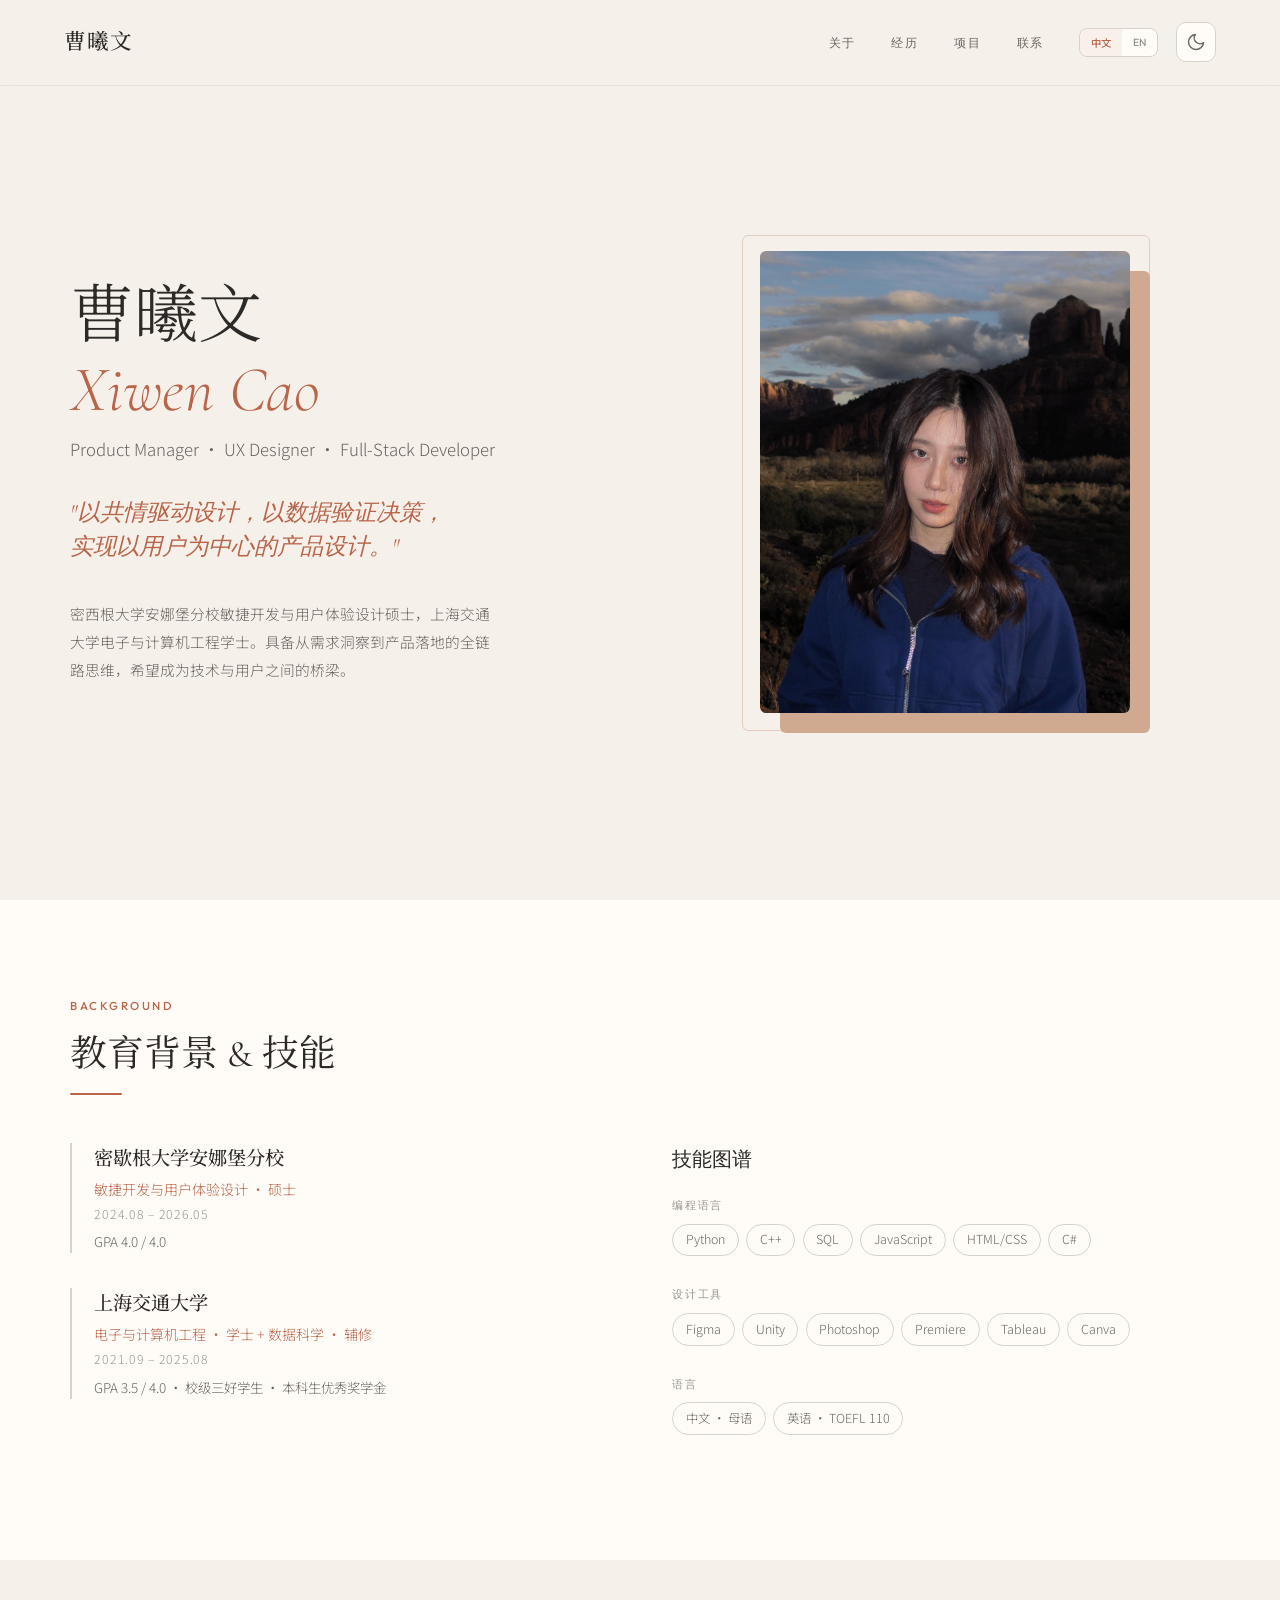
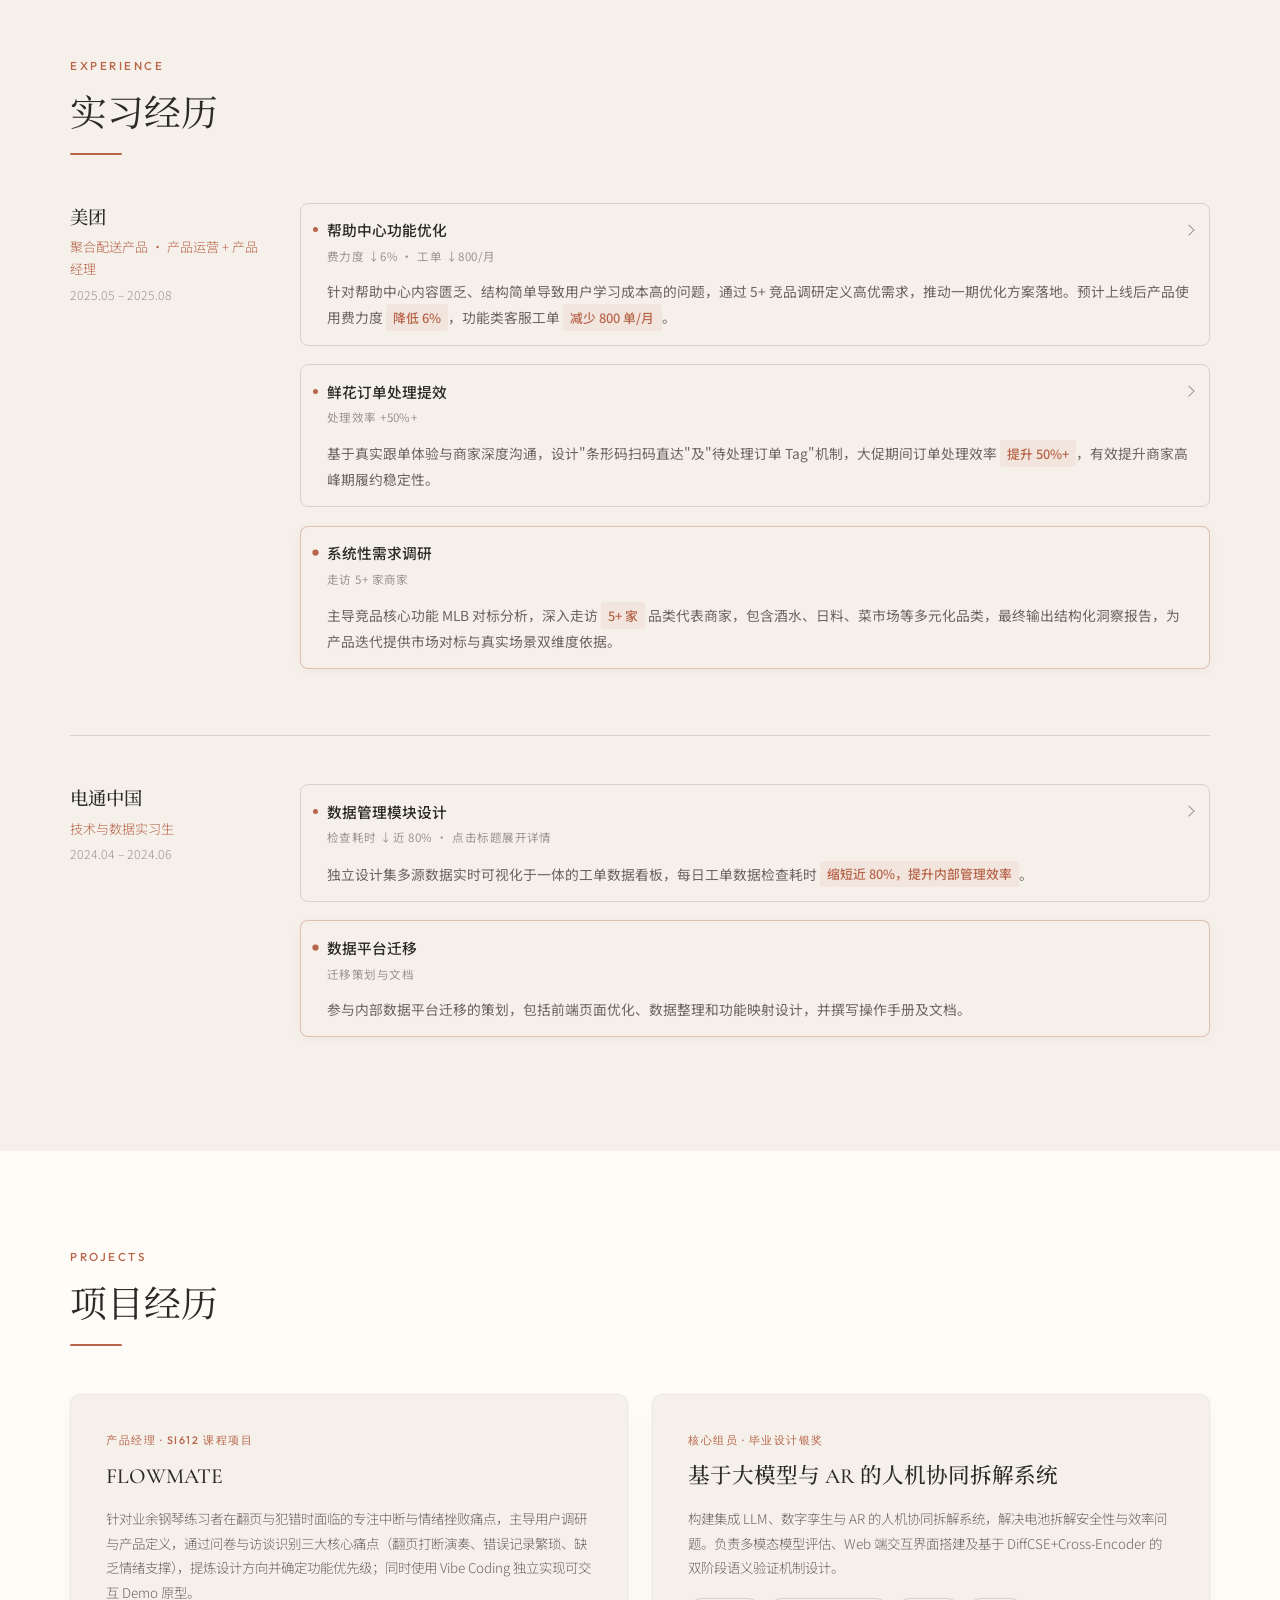
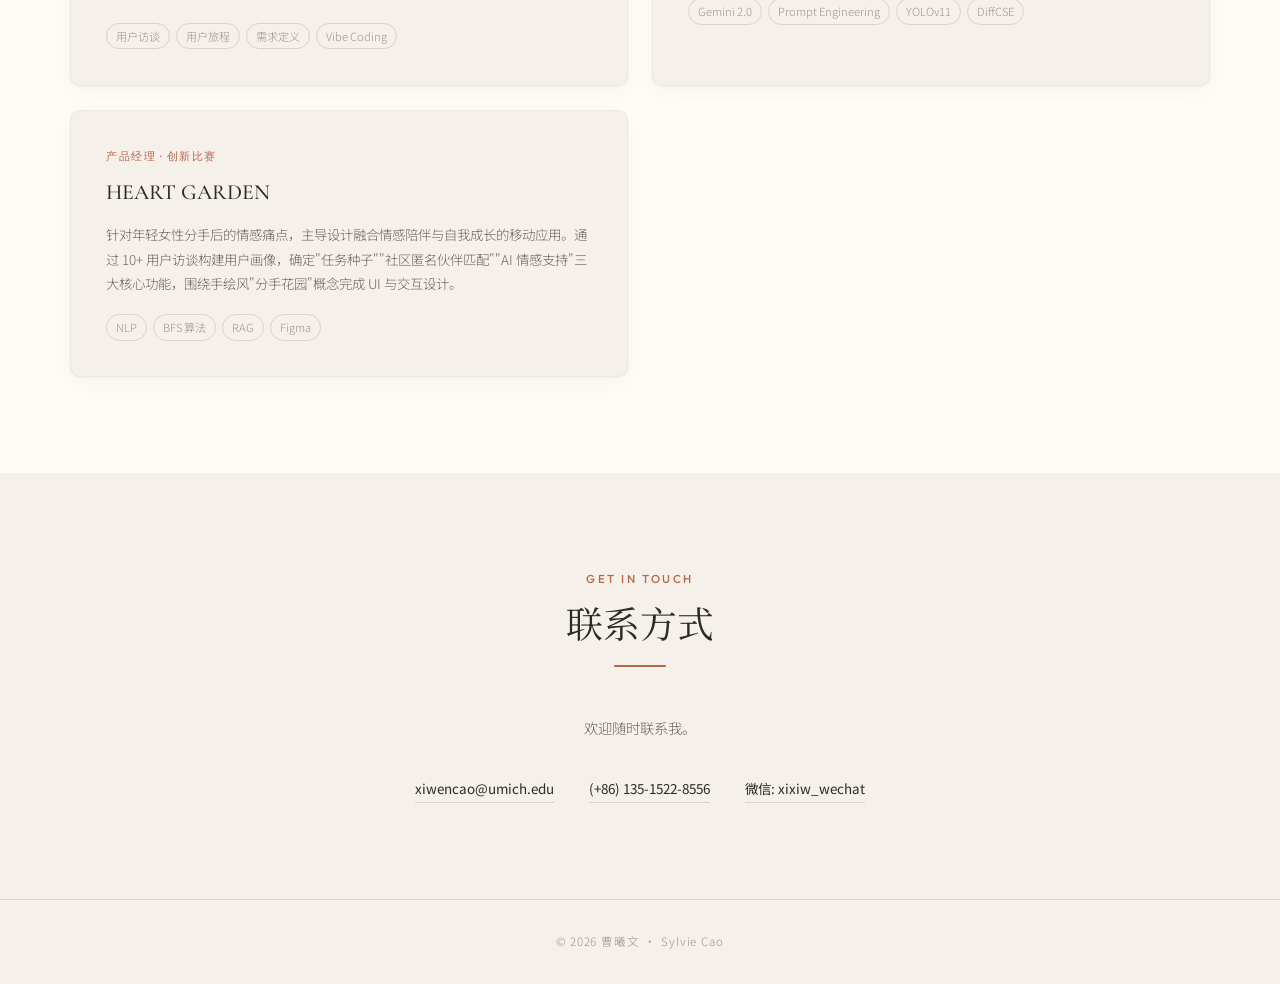
<file: index.html>
<!DOCTYPE html>
<html lang="zh-CN" data-theme="light" data-lang="zh">
<head>
<meta charset="UTF-8">
<meta name="viewport" content="width=device-width, initial-scale=1.0">
<title>曹曦文 | Product Manager</title>
<link href="https://fonts.googleapis.com/css2?family=Cormorant+Garamond:ital,wght@0,300;0,400;0,500;0,600;1,400&family=Outfit:wght@300;400;500;600&family=Noto+Serif+SC:wght@300;400;500;600&family=Noto+Sans+SC:wght@300;400;500&display=swap" rel="stylesheet">
<link rel="stylesheet" href="portfolio.css">
</head>
<body>

<nav>
  <div class="logo"><span class="lang-zh">曹曦文</span><span class="lang-en">Xiwen Cao</span></div>
  <div class="nav-right">
    <div class="nav-links">
      <a href="#about"><span class="lang-zh">关于</span><span class="lang-en">About</span></a>
      <a href="#experience"><span class="lang-zh">经历</span><span class="lang-en">Experience</span></a>
      <a href="#projects"><span class="lang-zh">项目</span><span class="lang-en">Projects</span></a>
      <a href="#contact"><span class="lang-zh">联系</span><span class="lang-en">Contact</span></a>
    </div>
    <div class="nav-controls">
      <div class="lang-switch" role="group" aria-label="Language">
        <button type="button" class="lang-btn active" data-set-lang="zh" id="langZh" aria-pressed="true">中文</button>
        <button type="button" class="lang-btn" data-set-lang="en" id="langEn" aria-pressed="false">EN</button>
      </div>
      <div class="toggle-wrap">
        <button type="button" class="theme-icon-btn" id="themeToggle" aria-label="切换为深色模式">
          <svg class="theme-svg theme-svg-moon" viewBox="0 0 24 24" aria-hidden="true" focusable="false"><path fill="none" stroke="currentColor" stroke-width="1.75" stroke-linecap="round" stroke-linejoin="round" d="M21 12.79A9 9 0 1 1 11.21 3 7 7 0 0 0 21 12.79z"/></svg>
          <svg class="theme-svg theme-svg-sun" viewBox="0 0 24 24" aria-hidden="true" focusable="false"><g fill="none" stroke="currentColor" stroke-width="1.75" stroke-linecap="round" stroke-linejoin="round"><circle cx="12" cy="12" r="4"/><path d="M12 2v2M12 20v2M4.93 4.93l1.41 1.41M17.66 17.66l1.41 1.41M2 12h2M20 12h2M6.34 17.66l-1.41 1.41M19.07 4.93l-1.41 1.41"/></g></svg>
        </button>
      </div>
    </div>
  </div>
</nav>

<section class="hero">
  <div class="hero-grid">
    <div class="hero-text fade-in">
      <h1>
        <span class="lang-zh">曹曦文<br><span class="accent">Xiwen Cao</span></span>
        <span class="lang-en">Xiwen Cao<br><span class="accent">曹曦文</span></span>
      </h1>
      <p class="subtitle">Product Manager · UX Designer · Full-Stack Developer</p>
      <p class="tagline lang-zh">"以共情驱动设计，以数据验证决策，<br>实现以用户为中心的产品设计。"</p> 
      <p class="tagline lang-en">"Empathy-driven design, data-driven decision-making, <br>and user-centered product design."</p>
      <p class="bio lang-zh">密西根大学安娜堡分校敏捷开发与用户体验设计硕士，上海交通大学电子与计算机工程学士。具备从需求洞察到产品落地的全链路思维，希望成为技术与用户之间的桥梁。</p>
      <p class="bio lang-en">M.S. in User-Centered Agile Development at the University of Michigan, Ann Arbor; B.S. in Electronic &amp; Computer Engineering from Shanghai Jiao Tong University. End-to-end product thinking from insight to launch, blending technical depth with user experience.</p>
    </div>
    <div class="hero-image fade-in d1">
      <img src="image/personal.jpeg" alt="曹曦文 Xiwen Cao">
    </div>
  </div>
</section>

<section class="alt-bg" id="about">
  <div class="section-inner fade-in">
    <p class="section-label">Background</p>
    <h2 class="section-title lang-zh">教育背景 &amp; 技能</h2>
    <h2 class="section-title lang-en">Education &amp; Skills</h2>
    <div class="divider"></div>
    <div class="about-grid">
      <div class="about-left">
        <div class="edu-item">
          <p class="school lang-zh">密歇根大学安娜堡分校</p>
          <p class="school lang-en">University of Michigan, Ann Arbor</p>
          <p class="degree lang-zh">敏捷开发与用户体验设计 · 硕士</p>
          <p class="degree lang-en">M.S. Agile Development &amp; UX Design</p>
          <p class="time">2024.08 – 2026.05</p>
          <p class="gpa">GPA 4.0 / 4.0</p>
        </div>
        <div class="edu-item">
          <p class="school lang-zh">上海交通大学</p>
          <p class="school lang-en">Shanghai Jiao Tong University</p>
          <p class="degree lang-zh">电子与计算机工程 · 学士 + 数据科学 · 辅修</p>
          <p class="degree lang-en">B.S. Electronic &amp; Computer Engineering · Minor in Data Science</p>
          <p class="time">2021.09 – 2025.08</p>
          <p class="gpa lang-zh">GPA 3.5 / 4.0 · 校级三好学生 · 本科生优秀奖学金</p>
          <p class="gpa lang-en">GPA 3.5 / 4.0 · Merit Student · Academic Scholarship</p>
        </div>
      </div>
      <div class="about-right">
        <h3 class="lang-zh">技能图谱</h3>
        <h3 class="lang-en">Skills</h3>
        <div class="skill-category">
          <p class="label lang-zh">编程语言</p>
          <p class="label lang-en">Languages</p>
          <div class="skill-tags"><span>Python</span><span>C++</span><span>SQL</span><span>JavaScript</span><span>HTML/CSS</span><span>C#</span></div>
        </div>
        <div class="skill-category">
          <p class="label lang-zh">设计工具</p>
          <p class="label lang-en">Design &amp; Tools</p>
          <div class="skill-tags"><span>Figma</span><span>Unity</span><span>Photoshop</span><span>Premiere</span><span>Tableau</span><span>Canva</span></div>
        </div>
        <div class="skill-category">
          <p class="label lang-zh">语言</p>
          <p class="label lang-en">Spoken</p>
          <div class="skill-tags lang-zh"><span>中文 · 母语</span><span>英语 · TOEFL 110</span></div>
          <div class="skill-tags lang-en"><span>Chinese · Native</span><span>English · TOEFL 110</span></div>
        </div>
      </div>
    </div>
  </div>
</section>

<section id="experience">
  <div class="section-inner fade-in">
    <p class="section-label">Experience</p>
    <h2 class="section-title lang-zh">实习经历</h2>
    <h2 class="section-title lang-en">Internships</h2>
    <div class="divider"></div>
    <div class="exp-item">
      <div class="exp-meta">
        <p class="company lang-zh">美团</p>
        <p class="company lang-en">Meituan</p>
        <p class="role lang-zh">聚合配送产品 · 产品运营 + 产品经理</p>
        <p class="role lang-en">Integrated Delivery · Product Ops &amp; Product Manager Intern</p>
        <p class="time">2025.05 – 2025.08</p>
      </div>
      <div class="exp-content lang-zh">
        <details class="exp-detail">
          <summary class="exp-summary">
            <span class="exp-summary-text">帮助中心功能优化</span>
            <span class="exp-summary-hint">费力度 ↓6% · 工单 ↓800/月</span>
            <p class="exp-summary-body">针对帮助中心内容匮乏、结构简单导致用户学习成本高的问题，通过 5+ 竞品调研定义高优需求，推动一期优化方案落地。预计上线后产品使用费力度 <span class="metric">降低 6%</span>，功能类客服工单 <span class="metric">减少 800 单/月</span>。</p>
          </summary>
          <div class="exp-panel">
            <div class="exp-panel-more exp-panel-helpcenter">
              <p class="exp-hc-lead">方案设计分为两个层次：前端侧重信息架构重组与反馈机制搭建；<strong>后端新增运营配置后台为本次方案的核心亮点</strong>，由本人在需求分析过程中主动识别问题并提出。</p>
              <p class="exp-hc-kicker">核心亮点 · 运营配置后台</p>
              <div class="exp-hc-compare" role="group" aria-label="内容更新链路对比">
                <div class="exp-hc-card">
                  <div class="exp-hc-label before">优化前 · 内容更新链路</div>
                  <ul class="exp-hc-list">
                    <li class="strike">运营发现问题</li>
                    <li class="strike">提交更新需求</li>
                    <li class="strike">前端实现（延迟较长）</li>
                    <li class="strike">内容上线</li>
                  </ul>
                  <p class="exp-hc-foot bad">✗ 每次更新依赖前端资源</p>
                </div>
                <div class="exp-hc-card">
                  <div class="exp-hc-label after">优化后 · 运营自助配置</div>
                  <ul class="exp-hc-list">
                    <li class="good">运营发现问题</li>
                    <li class="good">登录后台自助编辑内容</li>
                    <li class="good">内容即时上线</li>
                  </ul>
                  <p class="exp-hc-foot good">✓ 无需开发介入，随时更新</p>
                </div>
              </div>
              <div class="exp-hc-callout">
                <strong>方案推进过程：</strong>技术团队初期以研发资源受限为由拒绝纳入该功能。经进一步评估，提出两项论据推动决策——① 一期帮助文档数量约为现有的 2–3 倍，且预期随产品迭代持续增长；缺乏配置后台将导致每次内容变更均需占用开发资源，长期累计成本远高于一次性建设投入；② 调研发现平台现有「站内信发送后台」与所需功能高度重合，底层均依赖同一富文本编辑平台，存在显著的能力复用空间，可大幅压缩研发工作量。最终方案获得技术团队认可并纳入一期排期。
              </div>
              <p class="exp-hc-kicker">预期结果</p>
              <div class="exp-hc-metrics" role="group" aria-label="预期指标">
                <div class="exp-hc-metric">
                  <div class="exp-hc-metric-num">6%</div>
                  <div class="exp-hc-metric-label">整体费力度降低</div>
                  <div class="exp-hc-metric-hint">40%×14% 推导</div>
                </div>
                <div class="exp-hc-metric">
                  <div class="exp-hc-metric-num">800</div>
                  <div class="exp-hc-metric-label">功能类工单减少 / 月</div>
                </div>
    
              </div>
              <p class="exp-hc-note">ℹ 以上均为上线前预测值。费力度降幅基于调研数据量化推导，工单减少量基于历史功能类工单分析估算，待功能上线后持续追踪实际数据。</p>
            </div>
          </div>
        </details>
        <details class="exp-detail">
          <summary class="exp-summary">
            <span class="exp-summary-text">鲜花订单处理提效</span>
            <span class="exp-summary-hint">处理效率 +50%+</span>
            <p class="exp-summary-body">基于真实跟单体验与商家深度沟通，设计"条形码扫码直达"及"待处理订单 Tag"机制，大促期间订单处理效率 <span class="metric">提升 50%+</span>，有效提升商家高峰期履约稳定性。</p>
          </summary>
          <div class="exp-panel">
            <div class="exp-panel-more">
              <p>由于鲜花品类要求，商家需要进行实拍返图（入口在订单详情页面），原有订单处理流程链路较长。因此设计了条形码扫码直达功能，大大提高了订单处理效率。</p>
              <div class="order-flow-embed" role="img" aria-label="鲜花订单处理：优化前手动搜索与优化后扫码直达流程对比">
              <div class="flow-wrap">
              
                <!-- BEFORE -->
                <div class="flow-label before">优化前 · 手动搜索流程</div>
                <div class="steps-row">
              
                  <!-- Step 1: order list -->
                  <div class="step">
                    <div class="of-step-col">
                      <div class="phone">
                        <div class="phone-notch"></div>
                        <div class="phone-bar"><div class="phone-bar-icon"></div><div class="phone-bar-text"></div></div>
                        <div class="phone-list-item"><div class="phone-list-name"></div><div class="phone-list-meta"></div></div>
                        <div class="phone-list-item"><div class="phone-list-name"></div><div class="phone-list-meta"></div></div>
                        <div class="phone-list-item"><div class="phone-list-name"></div><div class="phone-list-meta"></div></div>
                        <div class="phone-list-item"><div class="phone-list-name"></div><div class="phone-list-meta"></div></div>
                      </div>
                      <div class="step-num">① 打开订单列表</div>
                    </div>
                  </div>
              
                  <div class="arrow-step">→</div>
              
                  <!-- Step 2: search input -->
                  <div class="step">
                    <div class="of-step-col">
                      <div class="phone">
                        <div class="phone-notch"></div>
                        <div class="search-active">
                          <span class="search-icon">⌕</span>
                          <span class="type-text">189</span>
                          <div class="search-cursor"></div>
                        </div>
                        <div class="phone-list-item dim"><div class="phone-list-name"></div><div class="phone-list-meta"></div></div>
                        <div class="phone-list-item dim"><div class="phone-list-name"></div><div class="phone-list-meta"></div></div>
                        <div class="phone-list-item dim"><div class="phone-list-name"></div><div class="phone-list-meta"></div></div>
                      </div>
                      <div class="step-num">② 手动输入订单号/手机号等</div>
                    </div>
                  </div>
              
                  <div class="arrow-step">→</div>
              
                  <!-- Step 3: search result -->
                  <div class="step">
                    <div class="of-step-col">
                      <div class="phone">
                        <div class="phone-notch"></div>
                        <div class="phone-bar of-search-bar"><div class="search-icon">⌕</div><div class="phone-bar-text"></div></div>
                        <div class="flow-result-count">搜索结果 (3条)</div>
                        <div class="phone-list-item"><div class="phone-list-name"></div><div class="phone-list-meta"></div></div>
                        <div class="phone-list-item highlight"><div class="phone-list-name highlight"></div><div class="phone-list-meta"></div></div>
                        <div class="phone-list-item"><div class="phone-list-name"></div><div class="phone-list-meta"></div></div>
                      </div>
                      <div class="step-num">③ 找到相应订单</div>
                    </div>
                  </div>
              
                  <div class="arrow-step">→</div>
              
                  <!-- Step 4: detail -->
                  <div class="step">
                    <div class="of-step-col">
                      <div class="phone">
                        <div class="phone-notch"></div>
                        <div class="phone-detail-header">
                          <div class="phone-detail-title"></div>
                          <div class="phone-detail-sub"></div>
                        </div>
                        <div class="phone-detail-row"><div class="phone-detail-label"></div><div class="phone-detail-val"></div></div>
                        <div class="phone-detail-row"><div class="phone-detail-label"></div><div class="phone-detail-val"></div></div>
                        <div class="phone-detail-row"><div class="phone-detail-label"></div><div class="phone-detail-val narrow"></div></div>
                        <div class="phone-btn"></div>
                      </div>
                      <div class="step-num">④ 进入订单详情</div>
                    </div>
                  </div>
              
                </div>
              
                <div class="time-badge">
                  <span class="time-val old">~45秒</span>
                  <span class="time-arrow">·</span>
                  <span class="time-caption">平均查找时长</span>
                </div>
              
                <div class="of-v-spacer"></div>
              
                <!-- AFTER -->
                <div class="flow-label after">优化后 · 条形码扫码直达</div>
                <div class="steps-row">
              
                  <!-- Step 1: scan -->
                  <div class="step">
                    <div class="of-step-col">
                      <div class="phone">
                        <div class="phone-notch"></div>
                        <div class="phone-bar of-scan-header"><div class="phone-bar-text short"></div><div class="of-scan-label">扫一扫</div></div>
                        <div class="scan-frame">
                          <div class="scan-box">
                            <div class="scan-line"></div>
                            <div class="scan-corner tl"></div>
                            <div class="scan-corner tr"></div>
                            <div class="scan-corner bl"></div>
                            <div class="scan-corner br"></div>
                            <div class="barcode-lines abs">
                              <span style="width:2px"></span><span style="width:1px"></span><span style="width:3px"></span>
                              <span style="width:1px"></span><span style="width:2px"></span><span style="width:1px"></span>
                              <span style="width:3px"></span><span style="width:1px"></span><span style="width:2px"></span>
                              <span style="width:1px"></span><span style="width:3px"></span><span style="width:2px"></span>
                              <span style="width:1px"></span>
                            </div>
                          </div>
                        </div>
                        <div class="scan-hint">对准订单条形码</div>
                      </div>
                      <div class="step-num">① 扫描订单条形码</div>
                    </div>
                  </div>
              
                  <div class="arrow-step prominent">→</div>
              
                  <!-- Step 2: direct detail -->
                  <div class="step">
                    <div class="of-step-col">
                      <div class="phone of-highlight">
                        <div class="phone-notch"></div>
                        <div class="phone-detail-header of-accent-head">
                          <div class="phone-detail-title"></div>
                          <div class="phone-detail-sub"></div>
                        </div>
                        <div class="phone-detail-row"><div class="phone-detail-label"></div><div class="phone-detail-val"></div></div>
                        <div class="phone-detail-row"><div class="phone-detail-label"></div><div class="phone-detail-val"></div></div>
                        <div class="phone-detail-row"><div class="phone-detail-label"></div><div class="phone-detail-val narrow"></div></div>
                        <div class="phone-btn of-accent-btn"></div>
                      </div>
                      <div class="step-num">② 直达订单详情页</div>
                    </div>
                  </div>
              
                </div>
              
                <div class="time-badge">
                  <span class="time-val new">~10秒</span>
                  <span class="time-arrow">·</span>
                  <span class="time-caption muted">平均查找时长</span>
                </div>
              
                <div class="result-bar">
                  <div class="result-num">50%+</div>
                  <div class="result-desc">订单处理效率提升<br>消除手动输入</div>
                </div>
              </div>
              </div>
              <p>同时，增加“待处理”Tag，展示骑手已到店订单，帮助商家快速定位订单，减缓大促期间门店骑手拥堵压力。</p>
            </div>
          </div>
        </details>
        <div class="exp-detail exp-detail-static">
          <div class="exp-summary exp-summary-static">
            <span class="exp-summary-heading-static">系统性需求调研</span>
            <span class="exp-summary-hint">走访 5+ 家商家</span>
            <p class="exp-summary-body">主导竞品核心功能 MLB 对标分析，深入走访 <span class="metric">5+ 家</span> 品类代表商家，包含酒水、日料、菜市场等多元化品类，最终输出结构化洞察报告，为产品迭代提供市场对标与真实场景双维度依据。</p>
          </div>
        </div>
      </div>
      <div class="exp-content lang-en">
        <details class="exp-detail">
          <summary class="exp-summary">
            <span class="exp-summary-text">Help center optimization</span>
            <span class="exp-summary-hint">−6% effort · ~800 tickets/mo · tap heading for details</span>
            <p class="exp-summary-body">Addressed thin content and flat IA that raised learning cost by prioritizing needs from 5+ competitor reviews and shipping a first-phase redesign. Expected: <span class="metric">−6%</span> perceived effort and <span class="metric">~800 fewer</span> functional support tickets per month.</p>
          </summary>
          <div class="exp-panel">
            <div class="exp-panel-more exp-panel-helpcenter">
              <p class="exp-hc-lead">The plan had two layers: customer-facing <strong>IA refresh and coverage</strong>; <strong>a new ops CMS was the main innovation</strong>—I flagged the publish bottleneck in discovery and proposed it.</p>
              <p class="exp-hc-kicker">Highlight · Ops admin</p>
              <div class="exp-hc-compare" role="group" aria-label="Publish path before and after">
                <div class="exp-hc-card">
                  <div class="exp-hc-label before">Before · Content pipeline</div>
                  <ul class="exp-hc-list">
                    <li class="strike">Ops finds a gap</li>
                    <li class="strike">File eng request → wait for slot</li>
                    <li class="strike">Build (weeks of delay)</li>
                    <li class="strike">Ship content</li>
                  </ul>
                  <p class="exp-hc-foot bad">✗ Every update needed engineering</p>
                </div>
                <div class="exp-hc-card">
                  <div class="exp-hc-label after">After · Self-serve config</div>
                  <ul class="exp-hc-list">
                    <li class="good">Ops finds a gap</li>
                    <li class="good">Edit in admin</li>
                    <li class="good">Publish immediately</li>
                  </ul>
                  <p class="exp-hc-foot good">✓ No eng for routine updates</p>
                </div>
              </div>
              <div class="exp-hc-callout">
                <strong>How we got it shipped:</strong> Engineering first declined for capacity. Two arguments shifted the decision: (1) phase-one docs were ~2–3× current volume and would keep growing—without a CMS, repeated eng work would cost more than building once; (2) an existing in-app message admin shared the same rich-text stack, so reuse could cut scope. The CMS was then approved for phase one.
              </div>
              <p class="exp-hc-kicker">Expected impact</p>
              <div class="exp-hc-metrics" role="group" aria-label="Expected metrics">
                <div class="exp-hc-metric">
                  <div class="exp-hc-metric-num">6%</div>
                  <div class="exp-hc-metric-label">Lower perceived effort</div>
                  <div class="exp-hc-metric-hint">Derived 40%×14%</div>
                </div>
                <div class="exp-hc-metric">
                  <div class="exp-hc-metric-num">800</div>
                  <div class="exp-hc-metric-label">Fewer feature tickets / mo.</div>
                </div>
                <div class="exp-hc-metric">
                  <div class="exp-hc-metric-num">0</div>
                  <div class="exp-hc-metric-label">Eng cycles for copy updates</div>
                </div>
              </div>
              <p class="exp-hc-note">ℹ Pre-launch estimates only. Effort math and ticket deltas were aligned with biz and data; we will track actuals after launch.</p>
            </div>
          </div>
        </details>
        <details class="exp-detail">
          <summary class="exp-summary">
            <span class="exp-summary-text">Flower order handling efficiency</span>
            <span class="exp-summary-hint">+50%+ efficiency · tap heading for details</span>
            <p class="exp-summary-body">From ride-alongs and merchant interviews, designed barcode deep-links and a “pending order” tag flow, raising handling efficiency by <span class="metric">50%+</span> and stabilizing peak-time fulfillment.</p>
          </summary>
          <div class="exp-panel">
            <div class="exp-panel-more">
              <p>Traced merchant steps from accept to dispatch, identified scanning and status recognition as bottlenecks, and documented low-fi flows plus edge cases for engineering sizing. Ran walkthroughs with pilot merchants and refined tag rules and default filters before rollout.</p>
              <div class="order-flow-embed" role="img" aria-label="Flower orders: manual search vs barcode flow">
              <div class="flow-wrap">
              
                <!-- BEFORE -->
                <div class="flow-label before">Before · Manual search</div>
                <div class="steps-row">
              
                  <!-- Step 1: order list -->
                  <div class="step">
                    <div class="of-step-col">
                      <div class="phone">
                        <div class="phone-notch"></div>
                        <div class="phone-bar"><div class="phone-bar-icon"></div><div class="phone-bar-text"></div></div>
                        <div class="phone-list-item"><div class="phone-list-name"></div><div class="phone-list-meta"></div></div>
                        <div class="phone-list-item"><div class="phone-list-name"></div><div class="phone-list-meta"></div></div>
                        <div class="phone-list-item"><div class="phone-list-name"></div><div class="phone-list-meta"></div></div>
                        <div class="phone-list-item"><div class="phone-list-name"></div><div class="phone-list-meta"></div></div>
                      </div>
                      <div class="step-num">① Open order list</div>
                    </div>
                  </div>
              
                  <div class="arrow-step">→</div>
              
                  <!-- Step 2: search input -->
                  <div class="step">
                    <div class="of-step-col">
                      <div class="phone">
                        <div class="phone-notch"></div>
                        <div class="search-active">
                          <span class="search-icon">⌕</span>
                          <span class="type-text">138****</span>
                          <div class="search-cursor"></div>
                        </div>
                        <div class="phone-list-item dim"><div class="phone-list-name"></div><div class="phone-list-meta"></div></div>
                        <div class="phone-list-item dim"><div class="phone-list-name"></div><div class="phone-list-meta"></div></div>
                        <div class="phone-list-item dim"><div class="phone-list-name"></div><div class="phone-list-meta"></div></div>
                      </div>
                      <div class="step-num">② Enter phone number</div>
                    </div>
                  </div>
              
                  <div class="arrow-step">→</div>
              
                  <!-- Step 3: search result -->
                  <div class="step">
                    <div class="of-step-col">
                      <div class="phone">
                        <div class="phone-notch"></div>
                        <div class="phone-bar of-search-bar"><div class="search-icon">⌕</div><div class="phone-bar-text"></div></div>
                        <div class="flow-result-count">Results (3)</div>
                        <div class="phone-list-item"><div class="phone-list-name"></div><div class="phone-list-meta"></div></div>
                        <div class="phone-list-item highlight"><div class="phone-list-name highlight"></div><div class="phone-list-meta"></div></div>
                        <div class="phone-list-item"><div class="phone-list-name"></div><div class="phone-list-meta"></div></div>
                      </div>
                      <div class="step-num">③ Match results</div>
                    </div>
                  </div>
              
                  <div class="arrow-step">→</div>
              
                  <!-- Step 4: detail -->
                  <div class="step">
                    <div class="of-step-col">
                      <div class="phone">
                        <div class="phone-notch"></div>
                        <div class="phone-detail-header">
                          <div class="phone-detail-title"></div>
                          <div class="phone-detail-sub"></div>
                        </div>
                        <div class="phone-detail-row"><div class="phone-detail-label"></div><div class="phone-detail-val"></div></div>
                        <div class="phone-detail-row"><div class="phone-detail-label"></div><div class="phone-detail-val"></div></div>
                        <div class="phone-detail-row"><div class="phone-detail-label"></div><div class="phone-detail-val narrow"></div></div>
                        <div class="phone-btn"></div>
                      </div>
                      <div class="step-num">④ Order detail</div>
                    </div>
                  </div>
              
                </div>
              
                <div class="time-badge">
                  <span class="time-val old">~45s</span>
                  <span class="time-arrow">·</span>
                  <span class="time-caption">Avg. lookup time</span>
                </div>
              
                <div class="of-v-spacer"></div>
              
                <!-- AFTER -->
                <div class="flow-label after">After · Barcode scan</div>
                <div class="steps-row">
              
                  <!-- Step 1: scan -->
                  <div class="step">
                    <div class="of-step-col">
                      <div class="phone">
                        <div class="phone-notch"></div>
                        <div class="phone-bar of-scan-header"><div class="phone-bar-text short"></div><div class="of-scan-label">Scan</div></div>
                        <div class="scan-frame">
                          <div class="scan-box">
                            <div class="scan-line"></div>
                            <div class="scan-corner tl"></div>
                            <div class="scan-corner tr"></div>
                            <div class="scan-corner bl"></div>
                            <div class="scan-corner br"></div>
                            <div class="barcode-lines abs">
                              <span style="width:2px"></span><span style="width:1px"></span><span style="width:3px"></span>
                              <span style="width:1px"></span><span style="width:2px"></span><span style="width:1px"></span>
                              <span style="width:3px"></span><span style="width:1px"></span><span style="width:2px"></span>
                              <span style="width:1px"></span><span style="width:3px"></span><span style="width:2px"></span>
                              <span style="width:1px"></span>
                            </div>
                          </div>
                        </div>
                        <div class="scan-hint">Align waybill barcode</div>
                      </div>
                      <div class="step-num">① Scan waybill barcode</div>
                    </div>
                  </div>
              
                  <div class="arrow-step prominent">→</div>
              
                  <!-- Step 2: direct detail -->
                  <div class="step">
                    <div class="of-step-col">
                      <div class="phone of-highlight">
                        <div class="phone-notch"></div>
                        <div class="phone-detail-header of-accent-head">
                          <div class="phone-detail-title"></div>
                          <div class="phone-detail-sub"></div>
                        </div>
                        <div class="phone-detail-row"><div class="phone-detail-label"></div><div class="phone-detail-val"></div></div>
                        <div class="phone-detail-row"><div class="phone-detail-label"></div><div class="phone-detail-val"></div></div>
                        <div class="phone-detail-row"><div class="phone-detail-label"></div><div class="phone-detail-val narrow"></div></div>
                        <div class="phone-btn of-accent-btn"></div>
                      </div>
                      <div class="step-num">② Order detail</div>
                    </div>
                  </div>
              
                </div>
              
                <div class="time-badge">
                  <span class="time-val new">~18s</span>
                  <span class="time-arrow">·</span>
                  <span class="time-caption muted">Avg. lookup time</span>
                </div>
              
                <div class="result-bar">
                  <div class="result-num">50%+</div>
                  <div class="result-desc">Higher handling efficiency<br>4 steps → 2, no manual typing</div>
                </div>
              
              </div>
              </div>
            </div>
          </div>
        </details>
        <div class="exp-detail exp-detail-static">
          <div class="exp-summary exp-summary-static">
            <span class="exp-summary-heading-static">Structured discovery</span>
            <span class="exp-summary-hint">6 merchant visits</span>
            <p class="exp-summary-body">Led MLB-style benchmarking of competitor core flows and field visits to <span class="metric">6</span> representative merchants, delivering a structured insights report for roadmap and real-world context.</p>
          </div>
        </div>
      </div>
    </div>
    <div class="exp-item">
      <div class="exp-meta">
        <p class="company lang-zh">电通中国</p>
        <p class="company lang-en">Dentsu China</p>
        <p class="role lang-zh">技术与数据实习生</p>
        <p class="role lang-en">Technology &amp; Data Intern</p>
        <p class="time">2024.04 – 2024.06</p>
      </div>
      <div class="exp-content lang-zh">
        <details class="exp-detail">
          <summary class="exp-summary">
            <span class="exp-summary-text">数据管理模块设计</span>
            <span class="exp-summary-hint">检查耗时 ↓近 80% · 点击标题展开详情</span>
            <p class="exp-summary-body">独立设计集多源数据实时可视化于一体的工单数据看板，每日工单数据检查耗时 <span class="metric">缩短近 80%，提升内部管理效率</span>。</p>
          </summary>
          <div class="exp-panel">
            <div class="exp-panel-more">
              <p>使用SQL查询并提取重要指标，基于公司内部数据分析平台进行数据可视化。与使用者迭代看板布局，确保关键指标固定在首屏，减少切换成本。</p>
            </div>
          </div>
        </details>
        <div class="exp-detail exp-detail-static">
          <div class="exp-summary exp-summary-static">
            <span class="exp-summary-heading-static">数据平台迁移</span>
            <span class="exp-summary-hint">迁移策划与文档</span>
            <p class="exp-summary-body">参与内部数据平台迁移的策划，包括前端页面优化、数据整理和功能映射设计，并撰写操作手册及文档。</p>
          </div>
        </div>
      </div>
      <div class="exp-content lang-en">
        <details class="exp-detail">
          <summary class="exp-summary">
            <span class="exp-summary-text">Data management module</span>
            <span class="exp-summary-hint">~80% faster checks · tap heading for details</span>
            <p class="exp-summary-body">Designed a multi-source, near real-time dashboard for ~100 staff, cutting daily data-check time by <span class="metric">~80%</span>.</p>
          </summary>
          <div class="exp-panel">
            <div class="exp-panel-more">
              <p>Cataloged sources and refresh cadence per line of business, aligned metric definitions and alert thresholds, and layered access controls. Iterated layouts with users so daily-critical KPIs stay above the fold.</p>
            </div>
          </div>
        </details>
        <div class="exp-detail exp-detail-static">
          <div class="exp-summary exp-summary-static">
            <span class="exp-summary-heading-static">Platform migration</span>
            <span class="exp-summary-hint">Planning &amp; docs</span>
            <p class="exp-summary-body">Contributed to an internal analytics migration: UI refresh, data cleanup, feature mapping, and user documentation.</p>
          </div>
        </div>
      </div>
    </div>
  </div>
</section>

<section class="alt-bg" id="projects">
  <div class="section-inner fade-in">
    <p class="section-label">Projects</p>
    <h2 class="section-title lang-zh">项目经历</h2>
    <h2 class="section-title lang-en">Projects</h2>
    <div class="divider"></div>
    <div class="project-cards">
      <a href="https://si612-finals-team6.my.canva.site/" class="project-card project-card-link" target="_blank" rel="noopener noreferrer" aria-labelledby="flowmate-title">
        <p class="tag lang-zh">产品经理 · SI612 课程项目</p>  
        <p class="tag lang-en">Product Owner · SI612 course project</p>
        <h3 id="flowmate-title">FLOWMATE</h3>
        <p class="lang-zh">针对业余钢琴练习者在翻页与犯错时面临的专注中断与情绪挫败痛点，主导用户调研与产品定义，通过问卷与访谈识别三大核心痛点（翻页打断演奏、错误记录繁琐、缺乏情绪支撑），提炼设计方向并确定功能优先级；同时使用 Vibe Coding 独立实现可交互 Demo 原型。</p>
        <p class="lang-en">Identified three core pain points faced by amateur pianists — focus disruption from manual page turning, the burden of tracking mistakes, and lack of emotional support during struggle — through surveys and user interviews. Led product definition and feature prioritization based on research insights; independently built an interactive demo prototype using Vibe Coding.</p>
        <div class="tech-stack"><span class="lang-zh">用户访谈</span><span class="lang-en">User interviews</span><span class="lang-zh">用户旅程</span><span class="lang-en">Journey Map</span><span class="lang-zh">需求定义</span><span class="lang-en">Product Definition</span><span>Vibe Coding</span></div>
      </a>
      <a href="case-study-ev-disassembly.html" class="project-card project-card-link" aria-label="基于大模型与 AR 的人机协同拆解系统 · 查看案例详情 · LLM and AR collaborative disassembly case study">
        <p class="tag lang-zh">核心组员 · 毕业设计银奖</p>
        <p class="tag lang-en">Core member · Capstone silver award</p>
        <h3 class="lang-zh">基于大模型与 AR 的人机协同拆解系统</h3>
        <h3 class="lang-en">LLM &amp; AR human–machine collaborative disassembly</h3>
        <p class="lang-zh">构建集成 LLM、数字孪生与 AR 的人机协同拆解系统，解决电池拆解安全性与效率问题。负责多模态模型评估、Web 端交互界面搭建及基于 DiffCSE+Cross-Encoder 的双阶段语义验证机制设计。</p>
        <p class="lang-en">Built a collaborative disassembly system combining LLMs, digital twin, and AR for safer, faster battery teardown. Owned multimodal model evaluation, web UX, and a two-stage semantic verification pipeline (DiffCSE + cross-encoder).</p>
        <div class="tech-stack"><span>Gemini 2.0</span><span>Prompt Engineering</span><span>YOLOv11</span><span>DiffCSE</span></div>
      </a>
      <a href="heartgarden-casestudy.html" class="project-card project-card-link" aria-labelledby="heartgarden-title">
        <p class="tag lang-zh">产品经理 · 创新比赛</p>
        <p class="tag lang-en">Product Lead · Innovation competition</p>
        <h3 id="heartgarden-title">HEART GARDEN</h3>
        <p class="lang-zh">针对年轻女性分手后的情感痛点，主导设计融合情感陪伴与自我成长的移动应用。通过 10+ 用户访谈构建用户画像，确定"任务种子""社区匿名伙伴匹配""AI 情感支持"三大核心功能，围绕手绘风"分手花园"概念完成 UI 与交互设计。</p>
        <p class="lang-en">Led a mobile app blending emotional support and self-growth for young women after breakups. From 10+ interviews, defined three pillars — “task seeds,” anonymous peer matching, and AI emotional support — and shipped hand-drawn “breakup garden” UI/UX.</p>
        <div class="tech-stack"><span>NLP</span><span class="lang-zh">BFS 算法</span><span class="lang-en">BFS</span><span>RAG</span><span>Figma</span></div>
      </a>
    </div>
  </div>
</section>

<section class="contact" id="contact">
  <div class="section-inner fade-in">
    <p class="section-label">Get in Touch</p>
    <h2 class="section-title lang-zh">联系方式</h2>
    <h2 class="section-title lang-en">Contact</h2>
    <div class="divider" style="margin-left:auto;margin-right:auto;"></div>
    <p class="contact-line lang-zh">欢迎随时联系我。</p>
    <p class="contact-line lang-en">Feel free to reach out anytime.</p>
    <div class="contact-links">
      <a href="mailto:xiwencao@umich.edu">xiwencao@umich.edu</a>
      <a href="tel:+8613515228556">(+86) 135-1522-8556</a>
      <a class="lang-zh">微信: xixiw_wechat</a>
      <a class="lang-en">WeChat: xixiw_wechat</a>
    </div>
  </div>
</section>

<footer><span class="lang-zh">© 2026 曹曦文 · Sylvie Cao
</span><span class="lang-en">© 2026 Xiwen Cao · Sylvie Cao</span></footer>

<script>
  const html = document.documentElement;
  const toggle = document.getElementById('themeToggle');
  const langZh = document.getElementById('langZh');
  const langEn = document.getElementById('langEn');

  function currentLang() {
    return html.getAttribute('data-lang') || 'zh';
  }

  function syncThemeAria() {
    const theme = html.getAttribute('data-theme');
    const lang = currentLang();
    const aria = lang === 'zh'
      ? (theme === 'dark' ? '切换为浅色模式' : '切换为深色模式')
      : (theme === 'dark' ? 'Switch to light mode' : 'Switch to dark mode');
    toggle.setAttribute('aria-label', aria);
  }

  function setLang(lang) {
    html.setAttribute('data-lang', lang);
    html.setAttribute('lang', lang === 'en' ? 'en' : 'zh-CN');
    document.title = lang === 'en' ? 'Xiwen Cao | Product Manager' : '曹曦文 | Product Manager';
    langZh.classList.toggle('active', lang === 'zh');
    langEn.classList.toggle('active', lang === 'en');
    langZh.setAttribute('aria-pressed', lang === 'zh' ? 'true' : 'false');
    langEn.setAttribute('aria-pressed', lang === 'en' ? 'true' : 'false');
    localStorage.setItem('lang', lang);
    syncThemeAria();
  }

  const savedTheme = localStorage.getItem('theme');
  if (savedTheme) {
    html.setAttribute('data-theme', savedTheme);
  }
  const savedLang = localStorage.getItem('lang');
  if (savedLang === 'en' || savedLang === 'zh') {
    setLang(savedLang);
  } else {
    syncThemeAria();
  }

  toggle.addEventListener('click', () => {
    const cur = html.getAttribute('data-theme');
    const next = cur === 'light' ? 'dark' : 'light';
    html.setAttribute('data-theme', next);
    localStorage.setItem('theme', next);
    syncThemeAria();
  });

  langZh.addEventListener('click', () => setLang('zh'));
  langEn.addEventListener('click', () => setLang('en'));

  const observer = new IntersectionObserver((entries) => {
    entries.forEach(e => { if (e.isIntersecting) e.target.classList.add('visible'); });
  }, { threshold: 0.08 });
  document.querySelectorAll('.fade-in').forEach(el => observer.observe(el));
  window.addEventListener('scroll', () => {
    document.querySelector('nav').classList.toggle('scrolled', window.scrollY > 50);
  });
</script>
</body>
</html>
</file>
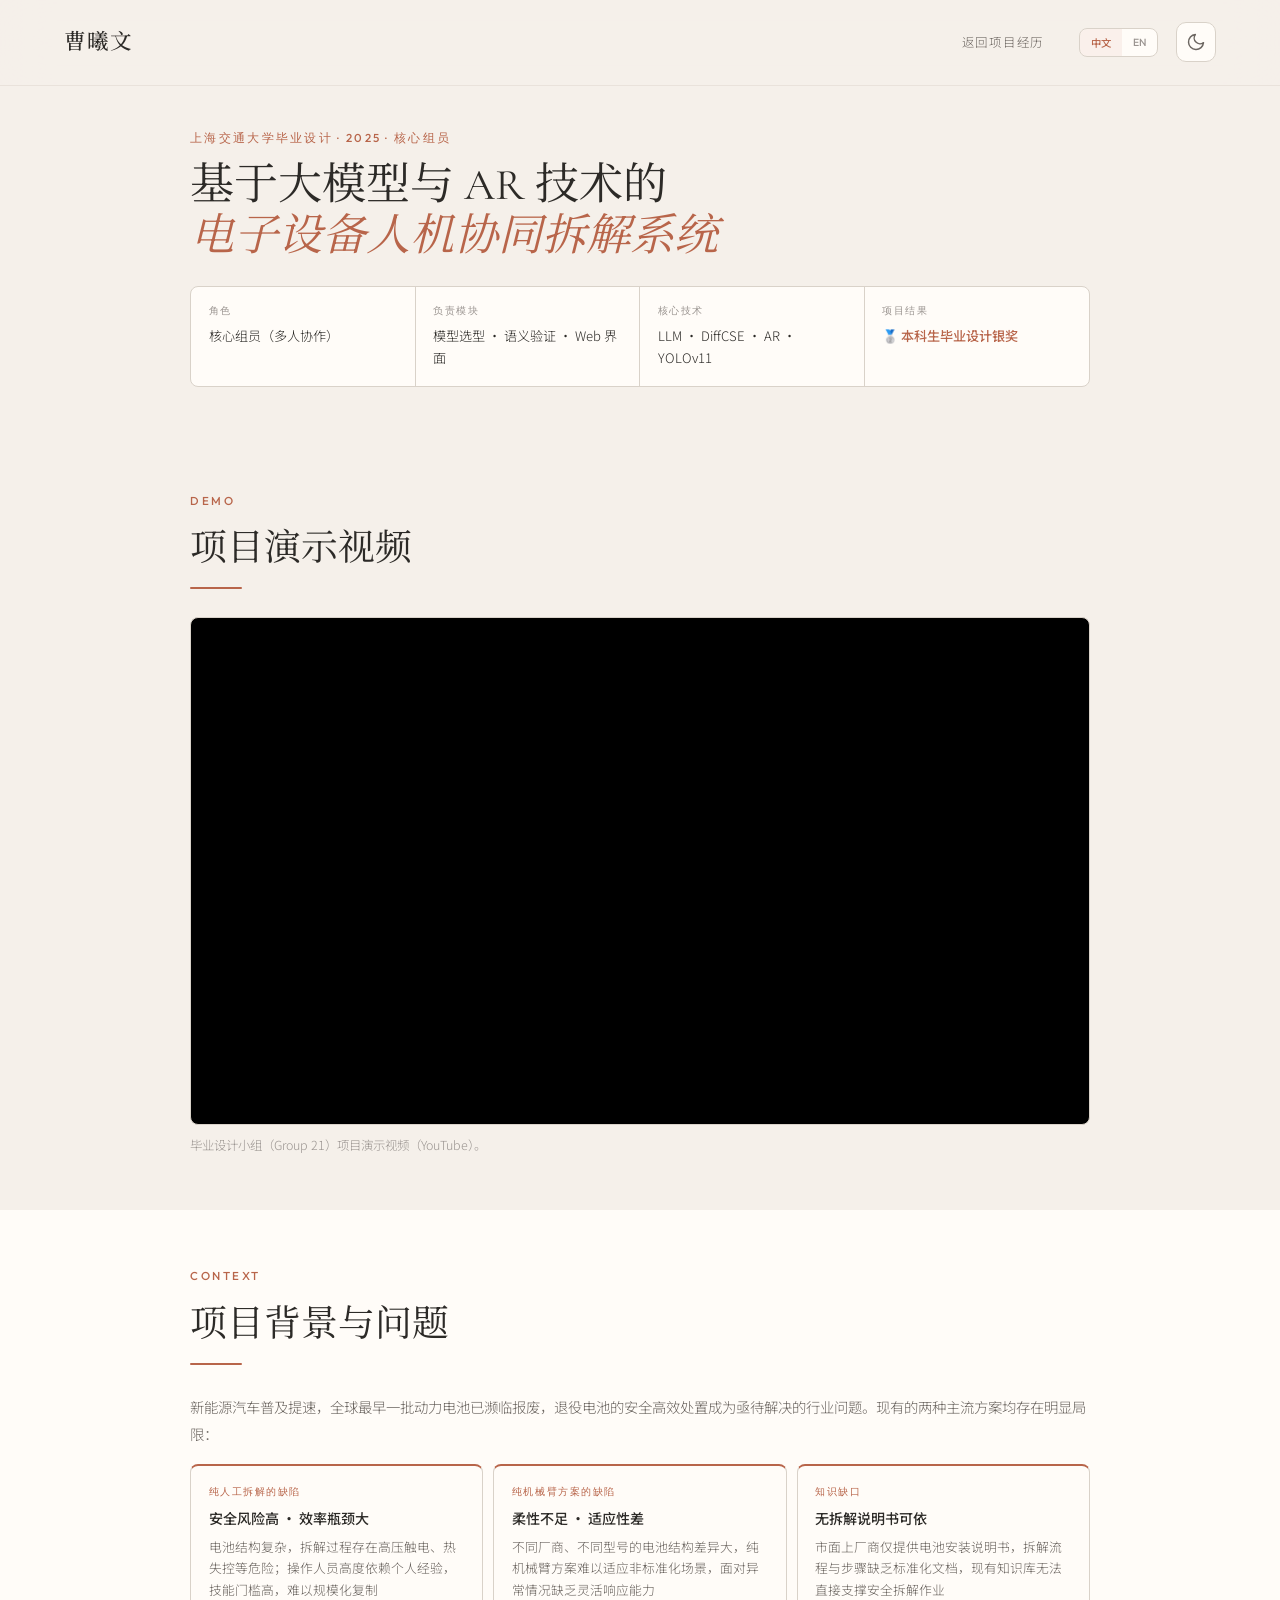
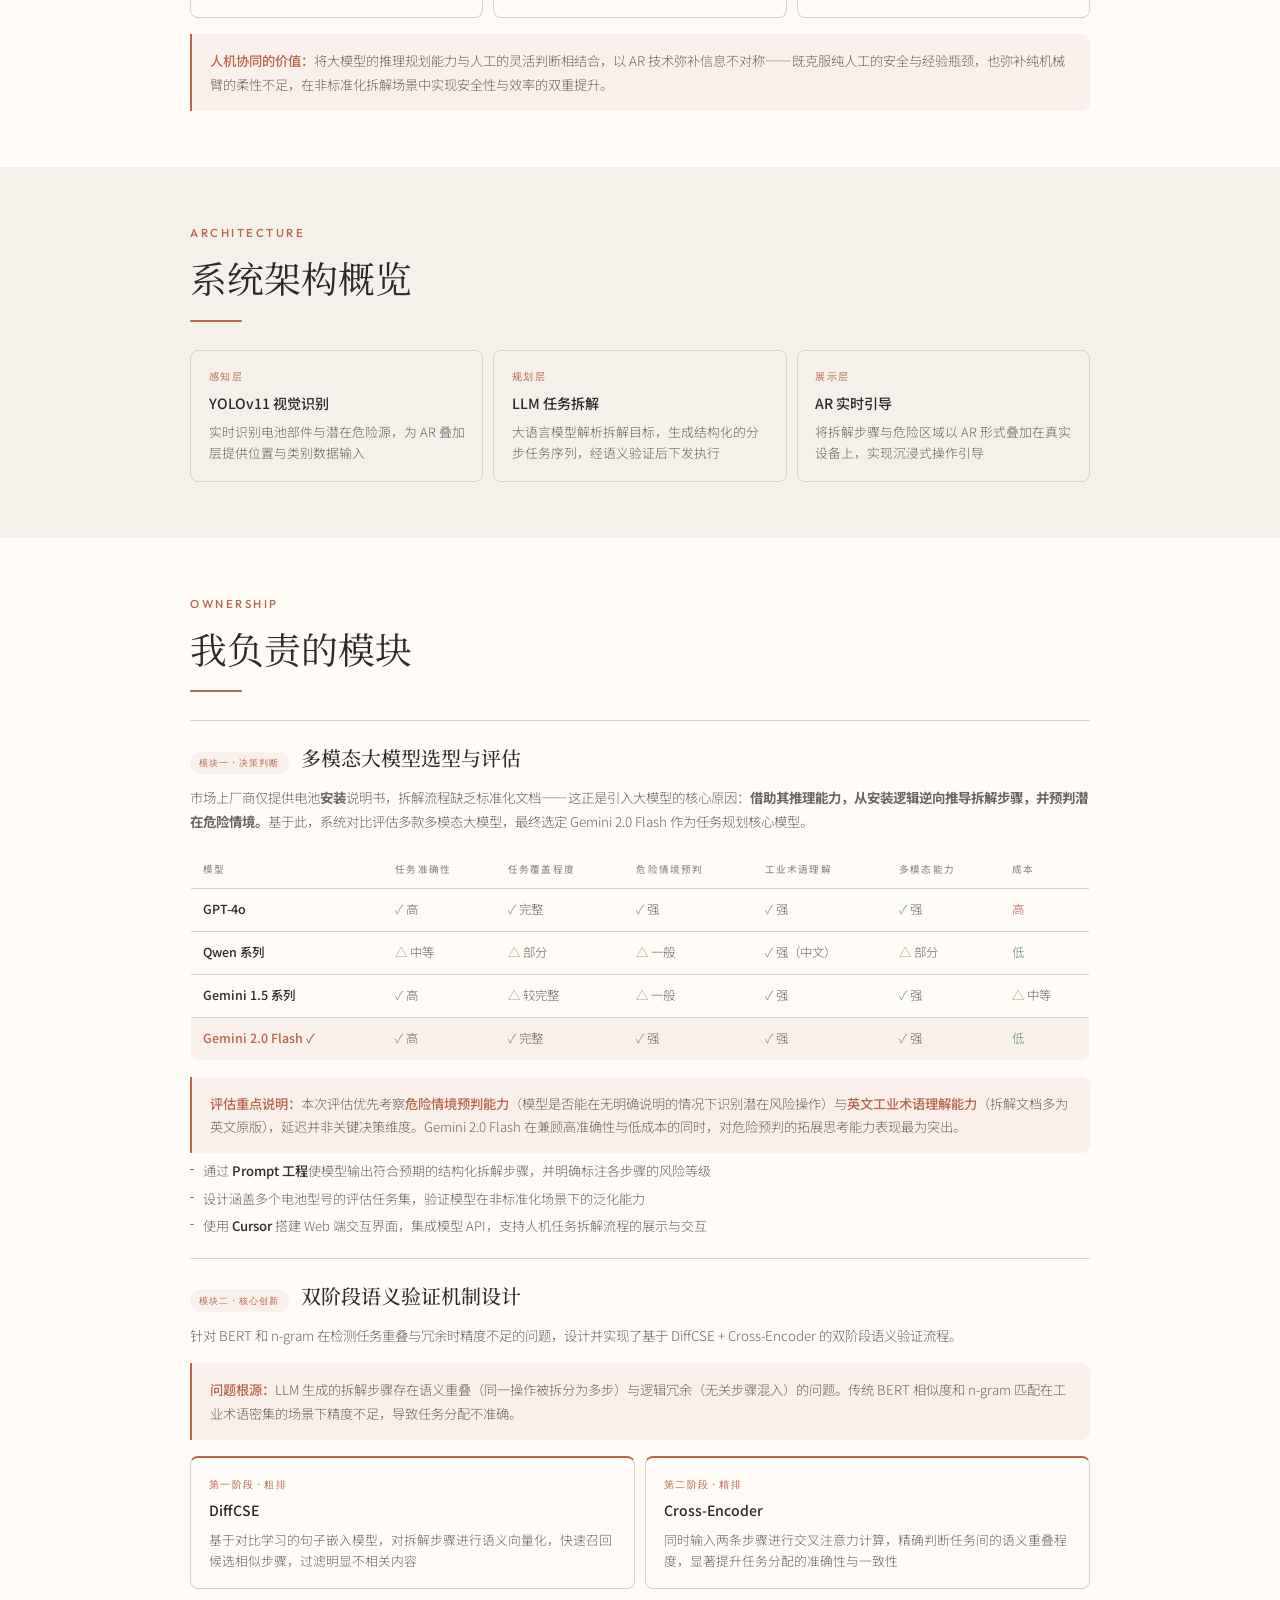
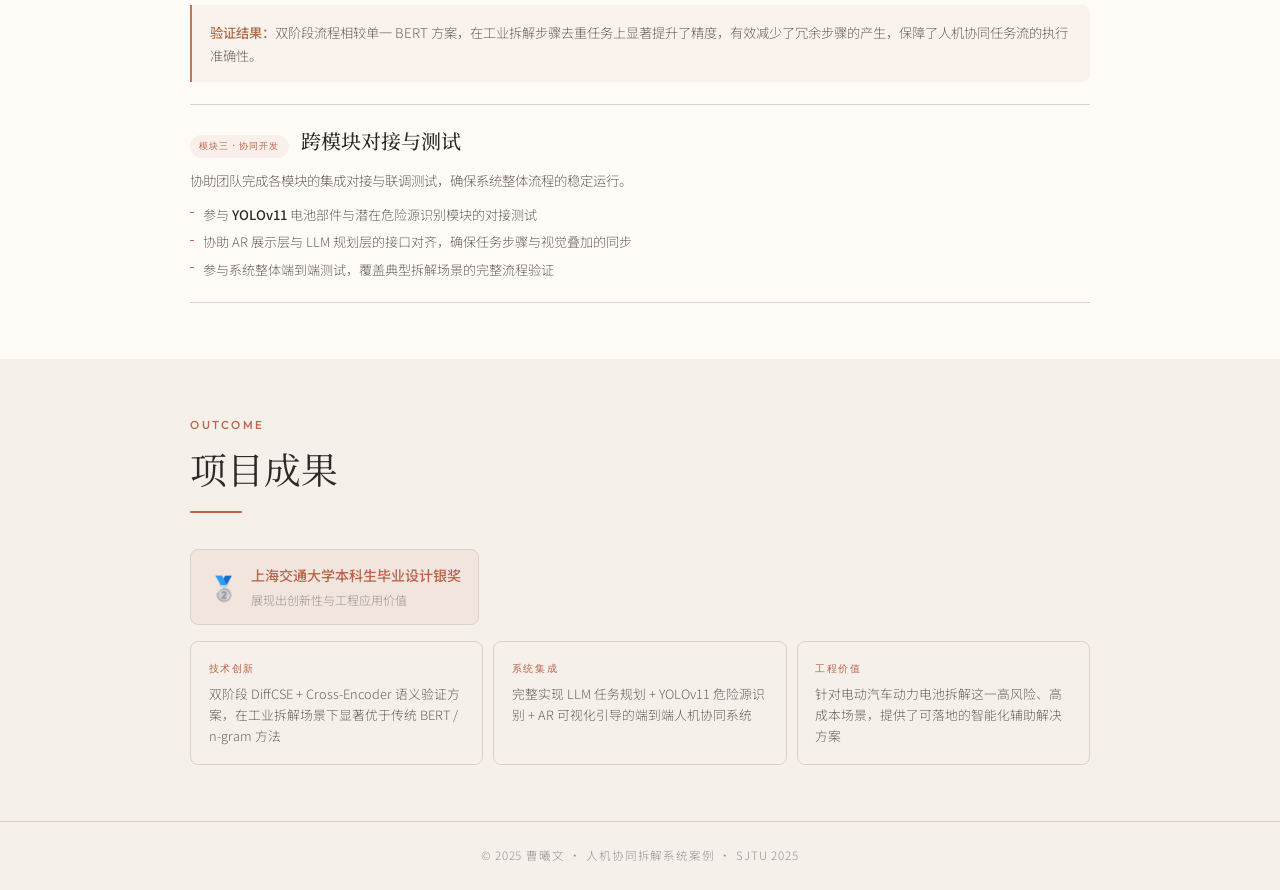
<file: case-study-ev-disassembly.html>
<!DOCTYPE html>
<html lang="zh-CN" data-theme="light" data-lang="zh">
<head>
<meta charset="UTF-8">
<meta name="viewport" content="width=device-width, initial-scale=1.0">
<title>人机协同拆解系统 · 案例详情 · 曹曦文</title>
<link href="https://fonts.googleapis.com/css2?family=Cormorant+Garamond:ital,wght@0,300;0,400;0,500;0,600;1,400&family=Outfit:wght@300;400;500;600&family=Noto+Serif+SC:wght@300;400;500;600&family=Noto+Sans+SC:wght@300;400;500&display=swap" rel="stylesheet">
<link rel="stylesheet" href="portfolio.css">
<style>
.case-page { min-height: 100vh; background: var(--bg-primary); }
.case-nav-back { text-decoration: none; color: var(--text-secondary); font-size: 0.78rem; text-transform: uppercase; letter-spacing: 0.14em; transition: color 0.25s ease; }
.case-nav-back:hover { color: var(--accent); }
.ev-hero { padding: 8rem 4rem 3rem; }
.ev-inner { max-width: 900px; margin: 0 auto; }
.ev-kicker { font-family: 'Outfit', sans-serif; font-size: 0.72rem; text-transform: uppercase; letter-spacing: 0.2em; color: var(--accent); margin-bottom: 0.8rem; font-weight: 500; }
.ev-title { font-family: 'Cormorant Garamond', 'Noto Serif SC', serif; font-size: clamp(1.85rem, 4vw, 2.75rem); font-weight: 400; line-height: 1.15; margin-bottom: 1.5rem; }
.ev-title em { color: var(--accent); font-style: italic; }
.ev-meta { display: grid; grid-template-columns: repeat(4, 1fr); border: 1px solid var(--line); border-radius: 8px; overflow: hidden; background: var(--bg-secondary); }
.ev-meta-item { padding: 1rem 1.1rem; border-right: 1px solid var(--line); }
.ev-meta-item:last-child { border-right: none; }
.ev-meta-k { font-family: 'Outfit', sans-serif; font-size: 0.62rem; text-transform: uppercase; letter-spacing: 0.15em; color: var(--text-tertiary); margin-bottom: 0.35rem; }
.ev-meta-v { font-size: 0.82rem; color: var(--text-primary); }
.ev-meta-v.amber { color: var(--accent); font-weight: 500; }
.ev-section { padding: 3.5rem 4rem; }
.ev-section.alt { background: var(--bg-secondary); }
.ev-section .section-inner { max-width: 900px; }
.ev-section .divider { margin-bottom: 1.75rem; }
.ev-prose { font-size: 0.9rem; line-height: 1.9; color: var(--text-secondary); margin-bottom: 1rem; }
.ev-prose strong { color: var(--text-primary); font-weight: 500; }
.ev-grid3 { display: grid; grid-template-columns: repeat(3, 1fr); gap: 10px; margin-top: 1rem; }
.ev-grid2 { display: grid; grid-template-columns: repeat(2, 1fr); gap: 10px; margin-top: 1rem; }
.ev-card { background: var(--bg-primary); border: 1px solid var(--line); border-radius: 8px; padding: 1.1rem; }
.ev-section.alt .ev-card { background: var(--bg-secondary); }
.ev-card-tag { font-family: 'Outfit', sans-serif; font-size: 0.6rem; letter-spacing: 0.16em; text-transform: uppercase; color: var(--accent); margin-bottom: 0.45rem; font-weight: 500; }
.ev-card-title { font-size: 0.88rem; font-weight: 500; color: var(--text-primary); margin-bottom: 0.35rem; }
.ev-card-body { font-size: 0.8rem; color: var(--text-secondary); line-height: 1.65; }
.ev-card-top { border-top: 2px solid var(--accent); }
.ev-callout { margin-top: 1rem; padding: 0.95rem 1.1rem; border-left: 2px solid var(--accent); border-radius: 0 8px 8px 0; background: var(--accent-soft); font-size: 0.83rem; color: var(--text-secondary); line-height: 1.75; }
.ev-callout strong { color: var(--accent); font-weight: 500; }
.ev-callout-warm { border-left-color: color-mix(in srgb, var(--accent) 70%, #c9a86c); background: color-mix(in srgb, var(--accent-soft) 85%, transparent); }
.ev-callout-warm strong { color: color-mix(in srgb, var(--accent) 60%, #a08050); }
.ev-model-table { width: 100%; border-collapse: collapse; margin: 1rem 0; font-size: 0.78rem; border: 1px solid var(--line); border-radius: 8px; overflow: hidden; }
.ev-model-table th { padding: 0.65rem 0.75rem; text-align: left; font-size: 0.6rem; letter-spacing: 0.12em; text-transform: uppercase; color: var(--text-tertiary); background: var(--bg-secondary); border-bottom: 1px solid var(--line); font-weight: 500; }
.ev-model-table td { padding: 0.65rem 0.75rem; border-bottom: 1px solid var(--line); color: var(--text-secondary); }
.ev-model-table tr:last-child td { border-bottom: none; }
.ev-model-table td:first-child { color: var(--text-primary); font-weight: 500; }
.ev-model-table tr.winner td { background: var(--accent-soft); }
.ev-model-table tr.winner td:first-child { color: var(--accent); }
.ev-tick { color: #5a8f6e; }
.ev-cross { color: #b85a5a; }
.ev-partial { color: color-mix(in srgb, var(--accent) 70%, #c9a86c); }
.ev-module { padding: 1.35rem 0; border-top: 1px solid var(--line); }
.ev-module:last-of-type { border-bottom: 1px solid var(--line); }
.ev-module-header { display: flex; align-items: baseline; gap: 0.75rem; flex-wrap: wrap; margin-bottom: 0.5rem; }
.ev-module-tag { font-size: 0.58rem; letter-spacing: 0.14em; text-transform: uppercase; color: var(--accent); background: var(--accent-soft); padding: 0.22rem 0.55rem; border-radius: 100px; font-family: 'Outfit', sans-serif; font-weight: 500; white-space: nowrap; }
.ev-module-title { font-family: 'Cormorant Garamond', 'Noto Serif SC', serif; font-size: 1.25rem; font-weight: 500; }
.ev-module-desc { font-size: 0.84rem; color: var(--text-secondary); line-height: 1.8; margin-bottom: 0.75rem; }
.ev-points { list-style: none; display: flex; flex-direction: column; gap: 0.45rem; margin-top: 0.5rem; }
.ev-points li { font-size: 0.82rem; color: var(--text-secondary); padding-left: 0.8rem; position: relative; line-height: 1.55; }
.ev-points li::before { content: ''; position: absolute; left: 0; top: 0.58em; width: 4px; height: 1px; background: var(--accent); }
.ev-points li strong { color: var(--text-primary); font-weight: 500; }
.ev-award { display: inline-flex; align-items: center; gap: 0.75rem; background: var(--accent-soft); border: 1px solid var(--line); border-radius: 8px; padding: 0.85rem 1.1rem; margin-top: 0.5rem; }
.ev-award-icon { font-size: 1.5rem; line-height: 1; }
.ev-award-text { font-size: 0.88rem; color: var(--accent); font-weight: 500; }
.ev-award-sub { font-size: 0.75rem; color: var(--text-tertiary); margin-top: 0.15rem; }
.ev-video-wrap { margin-top: 0.5rem; }
.ev-video-frame {
  position: relative;
  width: 100%;
  padding-bottom: 56.25%;
  height: 0;
  overflow: hidden;
  border-radius: 8px;
  border: 1px solid var(--line);
  background: #000;
}
.ev-video-frame iframe {
  position: absolute;
  inset: 0;
  width: 100%;
  height: 100%;
  border: 0;
  display: block;
}
.ev-video-caption { font-size: 0.78rem; color: var(--text-tertiary); margin-top: 0.65rem; line-height: 1.5; }
.reveal-ev { opacity: 0; transform: translateY(18px); transition: opacity 0.65s ease, transform 0.65s ease; }
.reveal-ev.visible { opacity: 1; transform: none; }
.reveal-ev.d1 { transition-delay: 0.06s; }
.reveal-ev.d2 { transition-delay: 0.12s; }
html[data-lang="en"] .lang-zh { display: none !important; }
html[data-lang="zh"] .lang-en { display: none !important; }
@media (max-width: 900px) {
  .ev-hero, .ev-section { padding-left: 1.8rem; padding-right: 1.8rem; }
  .ev-meta { grid-template-columns: 1fr 1fr; }
  .ev-meta-item { border-right: none; border-bottom: 1px solid var(--line); }
  .ev-meta-item:nth-last-child(-n+2) { border-bottom: none; }
}
@media (max-width: 680px) {
  .ev-grid3, .ev-grid2, .ev-meta { grid-template-columns: 1fr; }
  .ev-model-table { font-size: 0.68rem; display: block; overflow-x: auto; white-space: nowrap; }
  .ev-model-table th, .ev-model-table td { white-space: normal; }
}
</style>
</head>
<body class="case-page">
<nav>
  <div class="logo"><a href="index.html" style="text-decoration:none;color:inherit;"><span class="lang-zh">曹曦文</span><span class="lang-en">Xiwen Cao</span></a></div>
  <div class="nav-right">
    <a class="case-nav-back lang-zh" href="index.html#projects">返回项目经历</a>
    <a class="case-nav-back lang-en" href="index.html#projects">Back to Projects</a>
    <div class="nav-controls">
      <div class="lang-switch" role="group" aria-label="Language">
        <button type="button" class="lang-btn active" id="langZh" aria-pressed="true">中文</button>
        <button type="button" class="lang-btn" id="langEn" aria-pressed="false">EN</button>
      </div>
      <div class="toggle-wrap">
        <button type="button" class="theme-icon-btn" id="themeToggle" aria-label="切换为深色模式">
          <svg class="theme-svg theme-svg-moon" viewBox="0 0 24 24" aria-hidden="true" focusable="false"><path fill="none" stroke="currentColor" stroke-width="1.75" stroke-linecap="round" stroke-linejoin="round" d="M21 12.79A9 9 0 1 1 11.21 3 7 7 0 0 0 21 12.79z"/></svg>
          <svg class="theme-svg theme-svg-sun" viewBox="0 0 24 24" aria-hidden="true" focusable="false"><g fill="none" stroke="currentColor" stroke-width="1.75" stroke-linecap="round" stroke-linejoin="round"><circle cx="12" cy="12" r="4"/><path d="M12 2v2M12 20v2M4.93 4.93l1.41 1.41M17.66 17.66l1.41 1.41M2 12h2M20 12h2M6.34 17.66l-1.41 1.41M19.07 4.93l-1.41 1.41"/></g></svg>
        </button>
      </div>
    </div>
  </div>
</nav>

<header class="ev-hero">
  <div class="ev-inner fade-in">
    <p class="ev-kicker lang-zh">上海交通大学毕业设计 · 2025 · 核心组员</p>
    <p class="ev-kicker lang-en">Shanghai Jiao Tong University · Capstone · 2025 · Core team member</p>
    <h1 class="ev-title lang-zh">基于大模型与 AR 技术的<br><em>电子设备人机协同拆解系统</em></h1>
    <h1 class="ev-title lang-en">Human–Machine Collaborative Disassembly<br><em>with LLMs and AR</em></h1>
    <div class="ev-meta reveal-ev d1">
      <div class="ev-meta-item"><div class="ev-meta-k lang-zh">角色</div><div class="ev-meta-k lang-en">Role</div><div class="ev-meta-v lang-zh">核心组员（多人协作）</div><div class="ev-meta-v lang-en">Core member (team)</div></div>
      <div class="ev-meta-item"><div class="ev-meta-k lang-zh">负责模块</div><div class="ev-meta-k lang-en">Scope</div><div class="ev-meta-v lang-zh">模型选型 · 语义验证 · Web 界面</div><div class="ev-meta-v lang-en">Model selection · Semantic verification · Web UI</div></div>
      <div class="ev-meta-item"><div class="ev-meta-k lang-zh">核心技术</div><div class="ev-meta-k lang-en">Stack</div><div class="ev-meta-v">LLM · DiffCSE · AR · YOLOv11</div></div>
      <div class="ev-meta-item"><div class="ev-meta-k lang-zh">项目结果</div><div class="ev-meta-k lang-en">Outcome</div><div class="ev-meta-v amber lang-zh">🥈 本科生毕业设计银奖</div><div class="ev-meta-v amber lang-en">🥈 Undergraduate capstone — silver award</div></div>
    </div>
  </div>
</header>

<section class="ev-section">
  <div class="section-inner fade-in">
    <p class="section-label">Demo</p>
    <h2 class="section-title lang-zh">项目演示视频</h2>
    <h2 class="section-title lang-en">Demo video</h2>
    <div class="divider"></div>
    <div class="ev-video-wrap">
      <div class="ev-video-frame">
        <iframe id="evDemoVideo" src="https://www.youtube.com/embed/WVzJZlmHvVo" title="Capstone demo video" allow="accelerometer; autoplay; clipboard-write; encrypted-media; gyroscope; picture-in-picture; web-share" allowfullscreen loading="lazy"></iframe>
      </div>
      <p class="ev-video-caption lang-zh">毕业设计小组（Group 21）项目演示视频（YouTube）。</p>
      <p class="ev-video-caption lang-en">Capstone team (Group 21) demo on YouTube.</p>
    </div>
  </div>
</section>

<section class="ev-section alt">
  <div class="section-inner reveal-ev">
    <p class="section-label">Context</p>
    <h2 class="section-title lang-zh">项目背景与问题</h2>
    <h2 class="section-title lang-en">Background &amp; problem</h2>
    <div class="divider"></div>
    <p class="ev-prose lang-zh">新能源汽车普及提速，全球最早一批动力电池已濒临报废，退役电池的安全高效处置成为亟待解决的行业问题。现有的两种主流方案均存在明显局限：</p>
    <p class="ev-prose lang-en">As EV adoption accelerates, early battery packs are reaching end-of-life. Safe, efficient teardown of retired packs is an urgent industry challenge. The two dominant approaches both have clear limits:</p>
    <div class="ev-grid3 reveal-ev d1">
      <div class="ev-card ev-card-top">
        <div class="ev-card-tag lang-zh">纯人工拆解的缺陷</div><div class="ev-card-tag lang-en">Manual-only teardown</div>
        <div class="ev-card-title lang-zh">安全风险高 · 效率瓶颈大</div><div class="ev-card-title lang-en">High risk · hard to scale</div>
        <div class="ev-card-body lang-zh">电池结构复杂，拆解过程存在高压触电、热失控等危险；操作人员高度依赖个人经验，技能门槛高，难以规模化复制</div>
        <div class="ev-card-body lang-en">Complex packs imply electrical and thermal hazards; throughput depends heavily on individual skill and is hard to replicate at scale.</div>
      </div>
      <div class="ev-card ev-card-top">
        <div class="ev-card-tag lang-zh">纯机械臂方案的缺陷</div><div class="ev-card-tag lang-en">Robot-only approach</div>
        <div class="ev-card-title lang-zh">柔性不足 · 适应性差</div><div class="ev-card-title lang-en">Low flexibility</div>
        <div class="ev-card-body lang-zh">不同厂商、不同型号的电池结构差异大，纯机械臂方案难以适应非标准化场景，面对异常情况缺乏灵活响应能力</div>
        <div class="ev-card-body lang-en">Non-standard geometries across OEMs limit pure automation; robots struggle with exceptions without human judgment.</div>
      </div>
      <div class="ev-card ev-card-top">
        <div class="ev-card-tag lang-zh">知识缺口</div><div class="ev-card-tag lang-en">Knowledge gap</div>
        <div class="ev-card-title lang-zh">无拆解说明书可依</div><div class="ev-card-title lang-en">No teardown manuals</div>
        <div class="ev-card-body lang-zh">市面上厂商仅提供电池安装说明书，拆解流程与步骤缺乏标准化文档，现有知识库无法直接支撑安全拆解作业</div>
        <div class="ev-card-body lang-en">OEMs typically ship installation guides only; standardized teardown procedures are missing, so knowledge bases cannot directly support safe work.</div>
      </div>
    </div>
    <div class="ev-callout reveal-ev d2 lang-zh">
      <strong>人机协同的价值：</strong>将大模型的推理规划能力与人工的灵活判断相结合，以 AR 技术弥补信息不对称——既克服纯人工的安全与经验瓶颈，也弥补纯机械臂的柔性不足，在非标准化拆解场景中实现安全性与效率的双重提升。
    </div>
    <div class="ev-callout reveal-ev d2 lang-en">
      <strong>Human–machine synergy:</strong> Pair LLM planning with human judgment and use AR to close information gaps—reducing manual risk and experience bottlenecks while adding flexibility robots lack in non-standard teardown.
    </div>
  </div>
</section>

<section class="ev-section">
  <div class="section-inner reveal-ev">
    <p class="section-label">Architecture</p>
    <h2 class="section-title lang-zh">系统架构概览</h2>
    <h2 class="section-title lang-en">System architecture</h2>
    <div class="divider"></div>
    <div class="ev-grid3 reveal-ev d1">
      <div class="ev-card">
        <div class="ev-card-tag lang-zh">感知层</div><div class="ev-card-tag lang-en">Perception</div>
        <div class="ev-card-title lang-zh">YOLOv11 视觉识别</div>
        <div class="ev-card-title lang-en">YOLOv11 vision</div>
        <div class="ev-card-body lang-zh">实时识别电池部件与潜在危险源，为 AR 叠加层提供位置与类别数据输入</div>
        <div class="ev-card-body lang-en">Detects pack components and hazards in real time; feeds positions and classes to the AR overlay.</div>
      </div>
      <div class="ev-card">
        <div class="ev-card-tag lang-zh">规划层</div><div class="ev-card-tag lang-en">Planning</div>
        <div class="ev-card-title lang-zh">LLM 任务拆解</div><div class="ev-card-title lang-en">LLM task decomposition</div>
        <div class="ev-card-body lang-zh">大语言模型解析拆解目标，生成结构化的分步任务序列，经语义验证后下发执行</div>
        <div class="ev-card-body lang-en">The LLM parses goals into structured step lists; semantic verification gates execution.</div>
      </div>
      <div class="ev-card">
        <div class="ev-card-tag lang-zh">展示层</div><div class="ev-card-tag lang-en">Presentation</div>
        <div class="ev-card-title lang-zh">AR 实时引导</div><div class="ev-card-title lang-en">AR guidance</div>
        <div class="ev-card-body lang-zh">将拆解步骤与危险区域以 AR 形式叠加在真实设备上，实现沉浸式操作引导</div>
        <div class="ev-card-body lang-en">Overlays steps and hazard zones on the physical device for immersive guidance.</div>
      </div>
    </div>
  </div>
</section>

<section class="ev-section alt">
  <div class="section-inner">
    <p class="section-label">Ownership</p>
    <h2 class="section-title lang-zh">我负责的模块</h2>
    <h2 class="section-title lang-en">My contributions</h2>
    <div class="divider"></div>

    <div class="ev-module reveal-ev">
      <div class="ev-module-header">
        <span class="ev-module-tag lang-zh">模块一 · 决策判断</span><span class="ev-module-tag lang-en">Module 1 · Selection</span>
        <h3 class="ev-module-title lang-zh">多模态大模型选型与评估</h3>
        <h3 class="ev-module-title lang-en">Multimodal LLM selection &amp; evaluation</h3>
      </div>
      <p class="ev-module-desc lang-zh">市场上厂商仅提供电池<strong>安装</strong>说明书，拆解流程缺乏标准化文档——这正是引入大模型的核心原因：<strong>借助其推理能力，从安装逻辑逆向推导拆解步骤，并预判潜在危险情境。</strong>基于此，系统对比评估多款多模态大模型，最终选定 Gemini 2.0 Flash 作为任务规划核心模型。</p>
      <p class="ev-module-desc lang-en">OEMs ship <strong>installation</strong> manuals only—no standardized teardown docs. That is why we use an LLM: <strong>to infer disassembly steps from install logic and anticipate risky situations.</strong> We benchmarked multimodal models and chose <strong>Gemini 2.0 Flash</strong> as the planning backbone.</p>

      <div class="lang-zh">
      <table class="ev-model-table reveal-ev d1">
        <thead>
          <tr>
            <th>模型</th><th>任务准确性</th><th>任务覆盖程度</th><th>危险情境预判</th><th>工业术语理解</th><th>多模态能力</th><th>成本</th>
          </tr>
        </thead>
        <tbody>
          <tr>
            <td>GPT-4o</td>
            <td><span class="ev-tick">✓</span> 高</td><td><span class="ev-tick">✓</span> 完整</td><td><span class="ev-tick">✓</span> 强</td><td><span class="ev-tick">✓</span> 强</td><td><span class="ev-tick">✓</span> 强</td><td><span class="ev-cross">高</span></td>
          </tr>
          <tr>
            <td>Qwen 系列</td>
            <td><span class="ev-partial">△</span> 中等</td><td><span class="ev-partial">△</span> 部分</td><td><span class="ev-partial">△</span> 一般</td><td><span class="ev-tick">✓</span> 强（中文）</td><td><span class="ev-partial">△</span> 部分</td><td><span class="ev-tick">低</span></td>
          </tr>
          <tr>
            <td>Gemini 1.5 系列</td>
            <td><span class="ev-tick">✓</span> 高</td><td><span class="ev-partial">△</span> 较完整</td><td><span class="ev-partial">△</span> 一般</td><td><span class="ev-tick">✓</span> 强</td><td><span class="ev-tick">✓</span> 强</td><td><span class="ev-partial">△</span> 中等</td>
          </tr>
          <tr class="winner">
            <td>Gemini 2.0 Flash ✓</td>
            <td><span class="ev-tick">✓</span> 高</td><td><span class="ev-tick">✓</span> 完整</td><td><span class="ev-tick">✓</span> 强</td><td><span class="ev-tick">✓</span> 强</td><td><span class="ev-tick">✓</span> 强</td><td><span class="ev-tick">低</span></td>
          </tr>
        </tbody>
      </table>
      </div>
      <div class="lang-en">
      <table class="ev-model-table reveal-ev d1">
        <thead>
          <tr>
            <th>Model</th><th>Accuracy</th><th>Coverage</th><th>Risk foresight</th><th>Industrial terms</th><th>Multimodal</th><th>Cost</th>
          </tr>
        </thead>
        <tbody>
          <tr>
            <td>GPT-4o</td>
            <td><span class="ev-tick">✓</span> High</td><td><span class="ev-tick">✓</span> Full</td><td><span class="ev-tick">✓</span> Strong</td><td><span class="ev-tick">✓</span> Strong</td><td><span class="ev-tick">✓</span> Strong</td><td><span class="ev-cross">High</span></td>
          </tr>
          <tr>
            <td>Qwen</td>
            <td><span class="ev-partial">△</span> Medium</td><td><span class="ev-partial">△</span> Partial</td><td><span class="ev-partial">△</span> Fair</td><td><span class="ev-tick">✓</span> Strong (ZH)</td><td><span class="ev-partial">△</span> Partial</td><td><span class="ev-tick">Low</span></td>
          </tr>
          <tr>
            <td>Gemini 1.5</td>
            <td><span class="ev-tick">✓</span> High</td><td><span class="ev-partial">△</span> Mostly full</td><td><span class="ev-partial">△</span> Fair</td><td><span class="ev-tick">✓</span> Strong</td><td><span class="ev-tick">✓</span> Strong</td><td><span class="ev-partial">△</span> Medium</td>
          </tr>
          <tr class="winner">
            <td>Gemini 2.0 Flash ✓</td>
            <td><span class="ev-tick">✓</span> High</td><td><span class="ev-tick">✓</span> Full</td><td><span class="ev-tick">✓</span> Strong</td><td><span class="ev-tick">✓</span> Strong</td><td><span class="ev-tick">✓</span> Strong</td><td><span class="ev-tick">Low</span></td>
          </tr>
        </tbody>
      </table>
      </div>

      <div class="ev-callout reveal-ev d1 lang-zh">
        <strong>评估重点说明：</strong>本次评估优先考察<strong>危险情境预判能力</strong>（模型是否能在无明确说明的情况下识别潜在风险操作）与<strong>英文工业术语理解能力</strong>（拆解文档多为英文原版），延迟并非关键决策维度。Gemini 2.0 Flash 在兼顾高准确性与低成本的同时，对危险预判的拓展思考能力表现最为突出。
      </div>
      <div class="ev-callout reveal-ev d1 lang-en">
        <strong>Evaluation focus:</strong> We prioritized <strong>hazard anticipation</strong> (flagging risky steps without explicit warnings) and <strong>English industrial terminology</strong> (many source docs are English). Latency was secondary. Gemini 2.0 Flash balanced accuracy, cost, and the strongest extended reasoning on risk.
      </div>

      <ul class="ev-points lang-zh">
        <li>通过 <strong>Prompt 工程</strong>使模型输出符合预期的结构化拆解步骤，并明确标注各步骤的风险等级</li>
        <li>设计涵盖多个电池型号的评估任务集，验证模型在非标准化场景下的泛化能力</li>
        <li>使用 <strong>Cursor</strong> 搭建 Web 端交互界面，集成模型 API，支持人机任务拆解流程的展示与交互</li>
      </ul>
      <ul class="ev-points lang-en">
        <li><strong>Prompt engineering</strong> for structured steps with per-step risk levels</li>
        <li>Evaluation tasks across multiple pack types to test generalization in non-standard settings</li>
        <li>Built a <strong>Cursor</strong>-based web UI integrating the model API for interactive human–machine decomposition demos</li>
      </ul>
    </div>

    <div class="ev-module reveal-ev">
      <div class="ev-module-header">
        <span class="ev-module-tag lang-zh">模块二 · 核心创新</span><span class="ev-module-tag lang-en">Module 2 · Innovation</span>
        <h3 class="ev-module-title lang-zh">双阶段语义验证机制设计</h3>
        <h3 class="ev-module-title lang-en">Two-stage semantic verification</h3>
      </div>
      <p class="ev-module-desc lang-zh">针对 BERT 和 n-gram 在检测任务重叠与冗余时精度不足的问题，设计并实现了基于 DiffCSE + Cross-Encoder 的双阶段语义验证流程。</p>
      <p class="ev-module-desc lang-en">BERT and n-gram similarity were too weak for overlap and redundancy in industrial steps; we implemented a <strong>DiffCSE + Cross-Encoder</strong> two-stage pipeline.</p>

      <div class="ev-callout reveal-ev d1 lang-zh">
        <strong>问题根源：</strong>LLM 生成的拆解步骤存在语义重叠（同一操作被拆分为多步）与逻辑冗余（无关步骤混入）的问题。传统 BERT 相似度和 n-gram 匹配在工业术语密集的场景下精度不足，导致任务分配不准确。
      </div>
      <div class="ev-callout reveal-ev d1 lang-en">
        <strong>Root cause:</strong> LLM outputs can duplicate one action across steps or add irrelevant lines. Dense industrial vocabulary breaks vanilla BERT / n-gram matching and hurts task assignment.
      </div>

      <div class="ev-grid2 reveal-ev d2">
        <div class="ev-card ev-card-top">
          <div class="ev-card-tag lang-zh">第一阶段 · 粗排</div><div class="ev-card-tag lang-en">Stage 1 · Coarse</div>
          <div class="ev-card-title">DiffCSE</div>
          <div class="ev-card-body lang-zh">基于对比学习的句子嵌入模型，对拆解步骤进行语义向量化，快速召回候选相似步骤，过滤明显不相关内容</div>
          <div class="ev-card-body lang-en">Contrastive sentence embeddings vectorize steps, recall likely duplicates, and filter obvious non-matches.</div>
        </div>
        <div class="ev-card ev-card-top">
          <div class="ev-card-tag lang-zh">第二阶段 · 精排</div><div class="ev-card-tag lang-en">Stage 2 · Rerank</div>
          <div class="ev-card-title">Cross-Encoder</div>
          <div class="ev-card-body lang-zh">同时输入两条步骤进行交叉注意力计算，精确判断任务间的语义重叠程度，显著提升任务分配的准确性与一致性</div>
          <div class="ev-card-body lang-en">Cross-attention over step pairs refines overlap scores and improves assignment consistency.</div>
        </div>
      </div>

      <div class="ev-callout ev-callout-warm reveal-ev lang-zh">
        <strong>验证结果：</strong>双阶段流程相较单一 BERT 方案，在工业拆解步骤去重任务上显著提升了精度，有效减少了冗余步骤的产生，保障了人机协同任务流的执行准确性。
      </div>
      <div class="ev-callout ev-callout-warm reveal-ev lang-en">
        <strong>Outcome:</strong> Versus BERT-only baselines, the two-stage flow materially improved deduplication accuracy, cut redundant steps, and stabilized the human–machine task graph.
      </div>
    </div>

    <div class="ev-module reveal-ev">
      <div class="ev-module-header">
        <span class="ev-module-tag lang-zh">模块三 · 协同开发</span><span class="ev-module-tag lang-en">Module 3 · Integration</span>
        <h3 class="ev-module-title lang-zh">跨模块对接与测试</h3>
        <h3 class="ev-module-title lang-en">Cross-module integration &amp; testing</h3>
      </div>
      <p class="ev-module-desc lang-zh">协助团队完成各模块的集成对接与联调测试，确保系统整体流程的稳定运行。</p>
      <p class="ev-module-desc lang-en">Helped integrate modules and run joint tests so the end-to-end pipeline stayed stable.</p>
      <ul class="ev-points lang-zh">
        <li>参与 <strong>YOLOv11</strong> 电池部件与潜在危险源识别模块的对接测试</li>
        <li>协助 AR 展示层与 LLM 规划层的接口对齐，确保任务步骤与视觉叠加的同步</li>
        <li>参与系统整体端到端测试，覆盖典型拆解场景的完整流程验证</li>
      </ul>
      <ul class="ev-points lang-en">
        <li>Integration testing for the <strong>YOLOv11</strong> component and hazard detection</li>
        <li>Aligned AR presentation with LLM planning APIs so steps and overlays stay in sync</li>
        <li>End-to-end tests across representative teardown scenarios</li>
      </ul>
    </div>
  </div>
</section>

<section class="ev-section">
  <div class="section-inner reveal-ev">
    <p class="section-label">Outcome</p>
    <h2 class="section-title lang-zh">项目成果</h2>
    <h2 class="section-title lang-en">Results</h2>
    <div class="divider"></div>

    <div class="ev-award reveal-ev d1">
      <span class="ev-award-icon" aria-hidden="true">🥈</span>
      <div>
        <div class="ev-award-text lang-zh">上海交通大学本科生毕业设计银奖</div>
        <div class="ev-award-text lang-en">SJTU undergraduate capstone — silver award</div>
        <div class="ev-award-sub lang-zh">展现出创新性与工程应用价值</div>
        <div class="ev-award-sub lang-en">Recognized for innovation and engineering impact</div>
      </div>
    </div>

    <div class="ev-grid3 reveal-ev d2">
      <div class="ev-card">
        <div class="ev-card-tag lang-zh">技术创新</div><div class="ev-card-tag lang-en">Technical</div>
        <div class="ev-card-body lang-zh">双阶段 DiffCSE + Cross-Encoder 语义验证方案，在工业拆解场景下显著优于传统 BERT / n-gram 方法</div>
        <div class="ev-card-body lang-en">Two-stage DiffCSE + Cross-Encoder verification outperformed BERT / n-gram baselines in industrial dedup tasks.</div>
      </div>
      <div class="ev-card">
        <div class="ev-card-tag lang-zh">系统集成</div><div class="ev-card-tag lang-en">Integration</div>
        <div class="ev-card-body lang-zh">完整实现 LLM 任务规划 + YOLOv11 危险源识别 + AR 可视化引导的端到端人机协同系统</div>
        <div class="ev-card-body lang-en">Shipped an end-to-end stack: LLM planning, YOLOv11 hazard sensing, and AR guidance.</div>
      </div>
      <div class="ev-card">
        <div class="ev-card-tag lang-zh">工程价值</div><div class="ev-card-tag lang-en">Impact</div>
        <div class="ev-card-body lang-zh">针对电动汽车动力电池拆解这一高风险、高成本场景，提供了可落地的智能化辅助解决方案</div>
        <div class="ev-card-body lang-en">A practical assistive path for high-risk, high-cost EV battery teardown.</div>
      </div>
    </div>
  </div>
</section>

<footer style="border-top:1px solid var(--line);padding:1.5rem 4rem;text-align:center;font-size:0.72rem;color:var(--text-tertiary);">
  <span class="lang-zh">© 2025 曹曦文 · 人机协同拆解系统案例 · SJTU 2025</span>
  <span class="lang-en">© 2025 Xiwen Cao · EV disassembly case study · SJTU 2025</span>
</footer>

<script>
const html = document.documentElement;
const toggle = document.getElementById('themeToggle');
const langZh = document.getElementById('langZh');
const langEn = document.getElementById('langEn');
const evVideo = document.getElementById('evDemoVideo');

function currentLang() { return html.getAttribute('data-lang') || 'zh'; }

function syncVideoAria() {
  if (!evVideo) return;
  evVideo.setAttribute('aria-label', currentLang() === 'zh'
    ? '人机协同拆解系统演示视频'
    : 'Human–machine collaborative disassembly demo video');
}

function syncThemeAria() {
  const theme = html.getAttribute('data-theme');
  const lang = currentLang();
  toggle.setAttribute('aria-label', lang === 'zh'
    ? (theme === 'dark' ? '切换为浅色模式' : '切换为深色模式')
    : (theme === 'dark' ? 'Switch to light mode' : 'Switch to dark mode'));
}

function setLang(lang) {
  html.setAttribute('data-lang', lang);
  html.setAttribute('lang', lang === 'en' ? 'en' : 'zh-CN');
  document.title = lang === 'en'
    ? 'EV Disassembly · Case Study · Xiwen Cao'
    : '人机协同拆解系统 · 案例详情 · 曹曦文';
  langZh.classList.toggle('active', lang === 'zh');
  langEn.classList.toggle('active', lang === 'en');
  langZh.setAttribute('aria-pressed', lang === 'zh' ? 'true' : 'false');
  langEn.setAttribute('aria-pressed', lang === 'en' ? 'true' : 'false');
  localStorage.setItem('lang', lang);
  syncThemeAria();
  syncVideoAria();
}

const savedTheme = localStorage.getItem('theme');
if (savedTheme) html.setAttribute('data-theme', savedTheme);
const savedLang = localStorage.getItem('lang');
if (savedLang === 'en' || savedLang === 'zh') setLang(savedLang);
else { syncThemeAria(); syncVideoAria(); }

toggle.addEventListener('click', () => {
  const next = html.getAttribute('data-theme') === 'light' ? 'dark' : 'light';
  html.setAttribute('data-theme', next);
  localStorage.setItem('theme', next);
  syncThemeAria();
});
langZh.addEventListener('click', () => setLang('zh'));
langEn.addEventListener('click', () => setLang('en'));

const obs = new IntersectionObserver((entries) => {
  entries.forEach((e) => { if (e.isIntersecting) e.target.classList.add('visible'); });
}, { threshold: 0.08 });
document.querySelectorAll('.reveal-ev, .fade-in').forEach((el) => obs.observe(el));
window.addEventListener('scroll', () => {
  document.querySelector('nav').classList.toggle('scrolled', window.scrollY > 50);
});
</script>
</body>
</html>
</file>
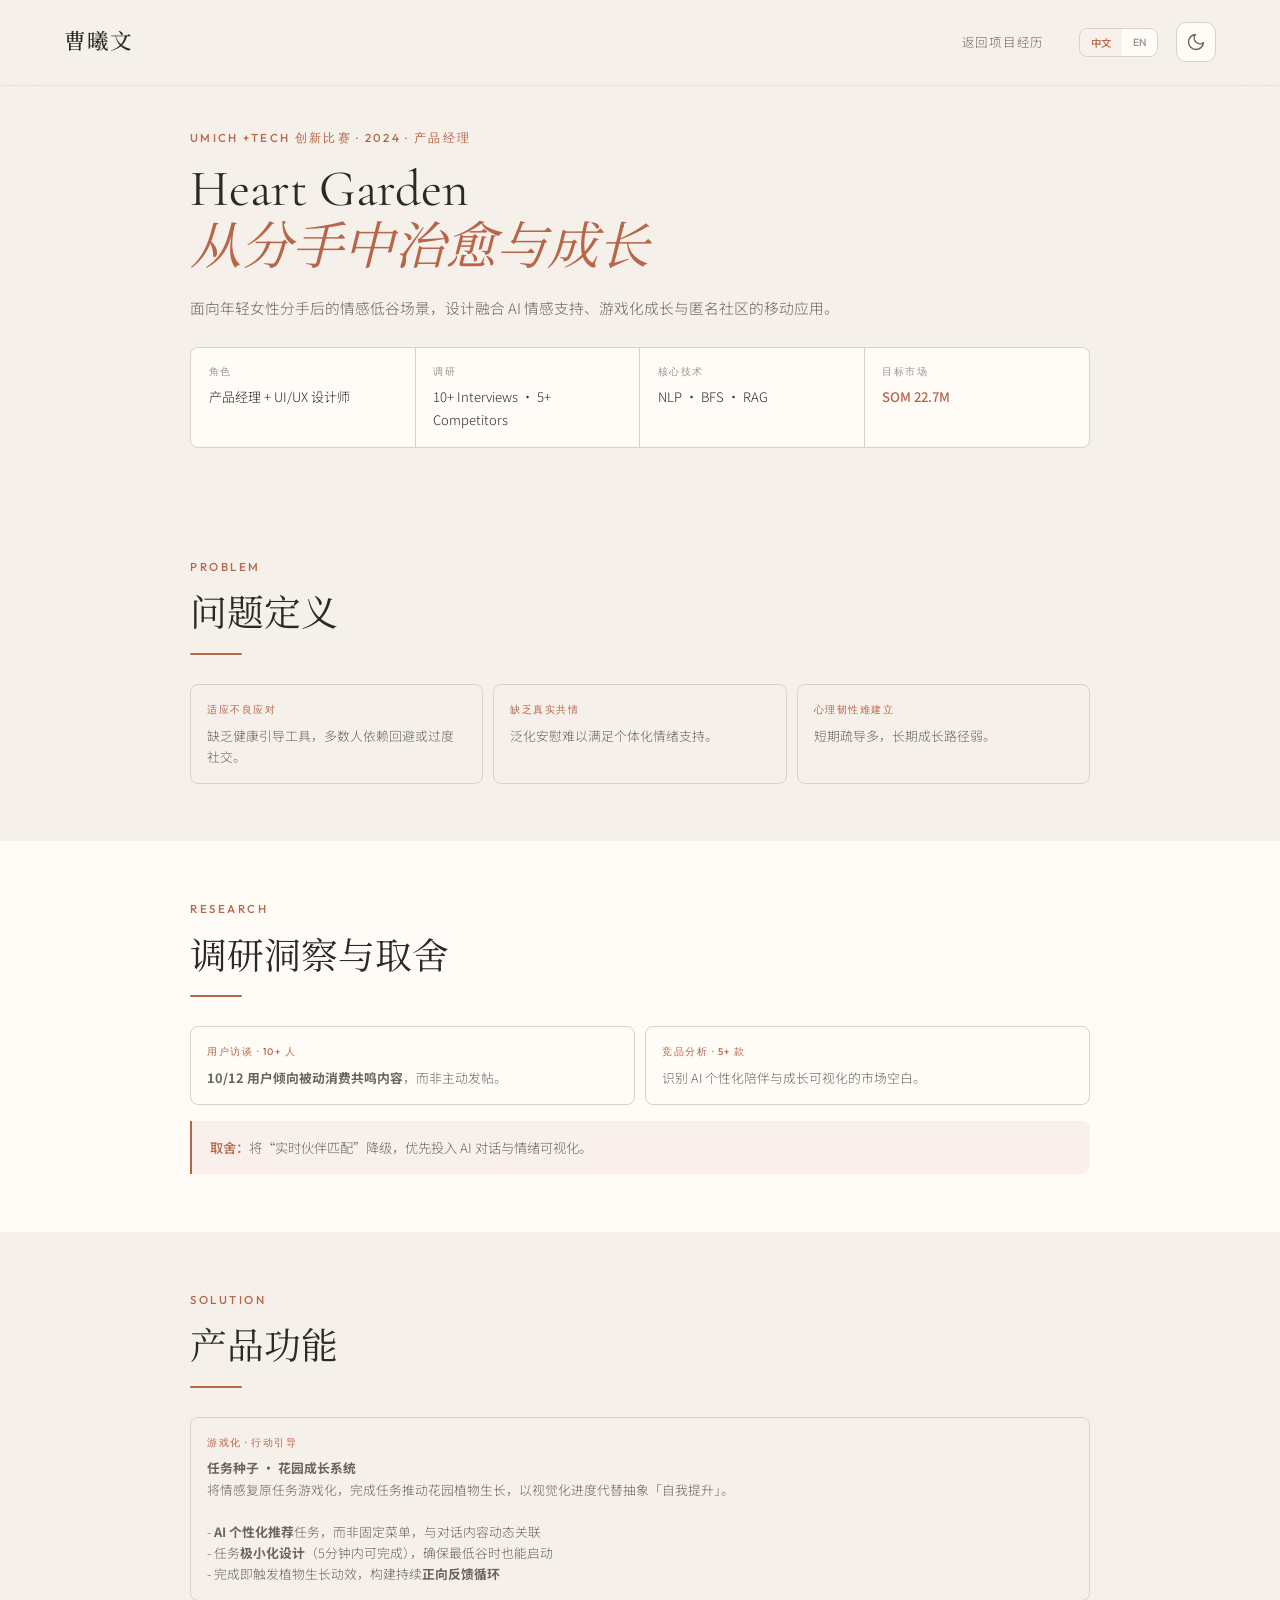
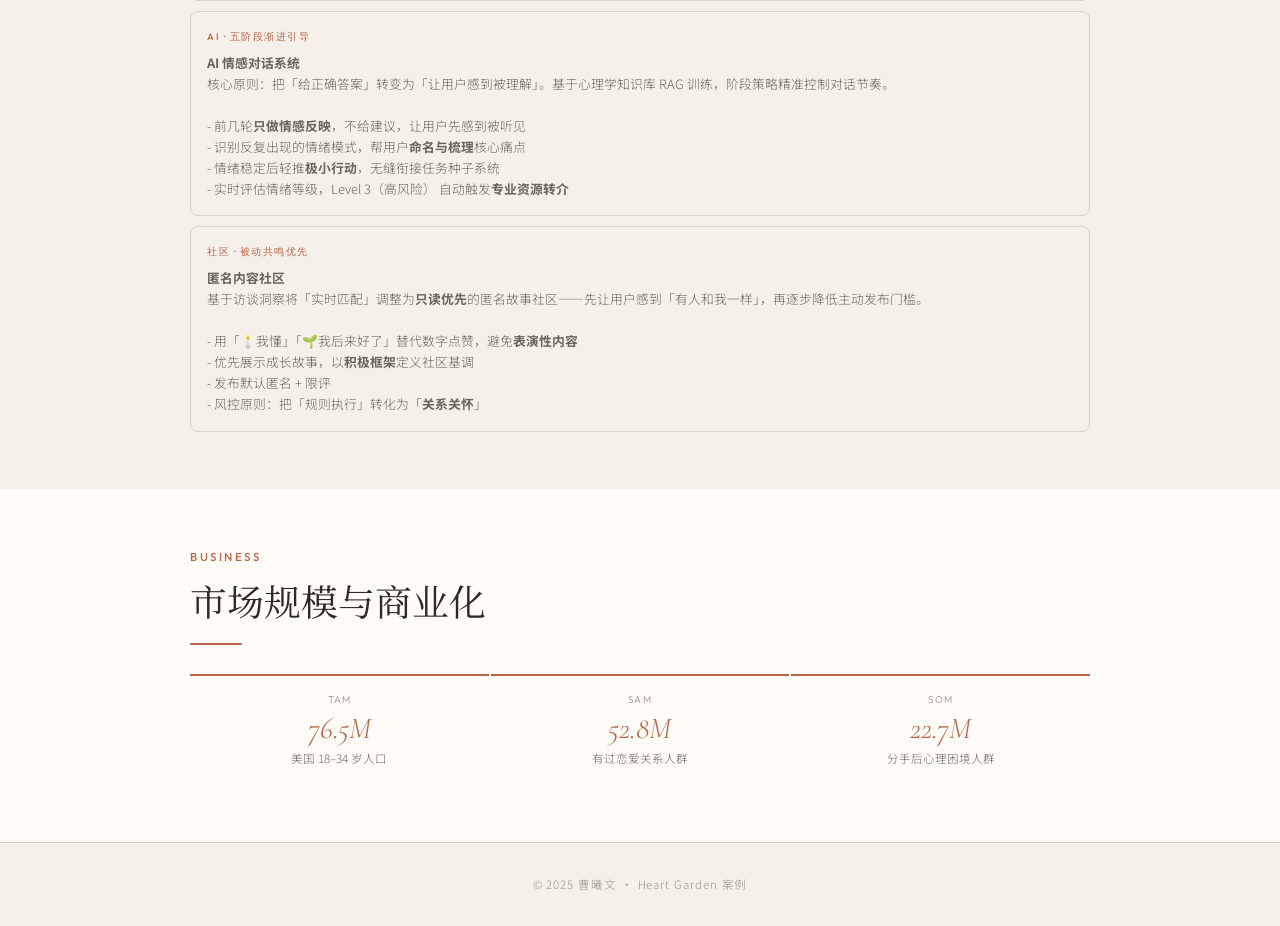
<file: heartgarden-casestudy.html>
<!DOCTYPE html>
<html lang="zh-CN" data-theme="light" data-lang="zh">
<head>
<meta charset="UTF-8">
<meta name="viewport" content="width=device-width, initial-scale=1.0">
<title>Heart Garden · 案例详情 · 曹曦文</title>
<link href="https://fonts.googleapis.com/css2?family=Cormorant+Garamond:ital,wght@0,300;0,400;0,500;0,600;1,400&family=Outfit:wght@300;400;500;600&family=Noto+Serif+SC:wght@300;400;500;600&family=Noto+Sans+SC:wght@300;400;500&display=swap" rel="stylesheet">
<link rel="stylesheet" href="portfolio.css">
<style>
.case-page { min-height: 100vh; background: var(--bg-primary); }
.case-nav-back { text-decoration: none; color: var(--text-secondary); font-size: 0.78rem; text-transform: uppercase; letter-spacing: 0.14em; transition: color 0.25s ease; }
.case-nav-back:hover { color: var(--accent); }
.case-hero { padding: 8rem 4rem 3.2rem; }
.case-inner { max-width: 900px; margin: 0 auto; }
.case-kicker { font-family: 'Outfit', sans-serif; font-size: 0.72rem; text-transform: uppercase; letter-spacing: 0.2em; color: var(--accent); margin-bottom: 0.8rem; font-weight: 500; }
.case-title { font-family: 'Cormorant Garamond', 'Noto Serif SC', serif; font-size: clamp(2.1rem, 4.6vw, 3.2rem); font-weight: 400; line-height: 1.15; margin-bottom: 1rem; }
.case-title em { color: var(--accent); font-style: italic; }
.case-lead { font-size: 0.92rem; line-height: 1.85; color: var(--text-secondary); max-width: 760px; }
.case-meta { margin-top: 1.6rem; display: grid; grid-template-columns: repeat(4, 1fr); border: 1px solid var(--line); border-radius: 8px; overflow: hidden; background: var(--bg-secondary); }
.case-meta-item { padding: 1rem 1.1rem; border-right: 1px solid var(--line); }
.case-meta-item:last-child { border-right: none; }
.case-meta-k { font-family: 'Outfit', sans-serif; font-size: 0.62rem; text-transform: uppercase; letter-spacing: 0.15em; color: var(--text-tertiary); margin-bottom: 0.35rem; }
.case-meta-v { font-size: 0.82rem; color: var(--text-primary); }
.case-meta-v.accent { color: var(--accent); font-weight: 500; }
.case-section { padding: 3.6rem 4rem; }
.case-section.alt { background: var(--bg-secondary); }
.case-section .section-inner { max-width: 900px; }
.case-section .divider { margin-bottom: 1.8rem; }
.case-prose { font-size: 0.9rem; line-height: 1.9; color: var(--text-secondary); }
.case-prose strong { color: var(--text-primary); font-weight: 500; }
.case-grid3 { display: grid; grid-template-columns: repeat(3, 1fr); gap: 10px; margin-top: 1rem; }
.case-grid2 { display: grid; grid-template-columns: repeat(2, 1fr); gap: 10px; margin-top: 1rem; }
.case-card { background: var(--bg-primary); border: 1px solid var(--line); border-radius: 8px; padding: 1rem; }
.case-section.alt .case-card { background: var(--bg-secondary); }
.case-card-tag { font-family: 'Outfit', sans-serif; font-size: 0.6rem; letter-spacing: 0.16em; text-transform: uppercase; color: var(--accent); margin-bottom: 0.45rem; font-weight: 500; }
.case-card-body { font-size: 0.8rem; color: var(--text-secondary); line-height: 1.65; }
.case-callout { margin-top: 1rem; padding: 0.95rem 1.1rem; border-left: 2px solid var(--accent); border-radius: 0 8px 8px 0; background: var(--accent-soft); font-size: 0.83rem; color: var(--text-secondary); line-height: 1.75; }
.case-callout strong { color: var(--accent); font-weight: 500; }
.market-row { display: grid; grid-template-columns: repeat(3, 1fr); gap: 2px; margin-top: 1rem; }
.market-item { background: var(--bg-primary); text-align: center; padding: 1rem 0.7rem; border-top: 2px solid var(--accent); }
.case-section.alt .market-item { background: var(--bg-secondary); }
.market-tag { font-family: 'Outfit', sans-serif; font-size: 0.62rem; letter-spacing: 0.12em; text-transform: uppercase; color: var(--text-tertiary); }
.market-num { font-family: 'Cormorant Garamond', serif; font-style: italic; font-size: 1.9rem; color: var(--accent); line-height: 1.1; margin: 0.2rem 0; }
.market-desc { font-size: 0.72rem; color: var(--text-secondary); }
html[data-lang="en"] .lang-zh { display: none !important; }
html[data-lang="zh"] .lang-en { display: none !important; }
@media (max-width: 900px) {
  .case-hero, .case-section { padding-left: 1.8rem; padding-right: 1.8rem; }
  .case-meta { grid-template-columns: 1fr 1fr; }
  .case-meta-item { border-right: none; border-bottom: 1px solid var(--line); }
  .case-meta-item:nth-last-child(-n+2) { border-bottom: none; }
}
@media (max-width: 680px) { .case-grid3, .case-grid2, .market-row, .case-meta { grid-template-columns: 1fr; } }
</style>
</head>
<body class="case-page">
<nav>
  <div class="logo"><span class="lang-zh">曹曦文</span><span class="lang-en">Xiwen Cao</span></div>
  <div class="nav-right">
    <a class="case-nav-back lang-zh" href="index.html#projects">返回项目经历</a>
    <a class="case-nav-back lang-en" href="index.html#projects">Back to Projects</a>
    <div class="nav-controls">
      <div class="lang-switch" role="group" aria-label="Language">
        <button type="button" class="lang-btn active" id="langZh" aria-pressed="true">中文</button>
        <button type="button" class="lang-btn" id="langEn" aria-pressed="false">EN</button>
      </div>
      <div class="toggle-wrap">
        <button type="button" class="theme-icon-btn" id="themeToggle" aria-label="切换为深色模式">
          <svg class="theme-svg theme-svg-moon" viewBox="0 0 24 24" aria-hidden="true" focusable="false"><path fill="none" stroke="currentColor" stroke-width="1.75" stroke-linecap="round" stroke-linejoin="round" d="M21 12.79A9 9 0 1 1 11.21 3 7 7 0 0 0 21 12.79z"/></svg>
          <svg class="theme-svg theme-svg-sun" viewBox="0 0 24 24" aria-hidden="true" focusable="false"><g fill="none" stroke="currentColor" stroke-width="1.75" stroke-linecap="round" stroke-linejoin="round"><circle cx="12" cy="12" r="4"/><path d="M12 2v2M12 20v2M4.93 4.93l1.41 1.41M17.66 17.66l1.41 1.41M2 12h2M20 12h2M6.34 17.66l-1.41 1.41M19.07 4.93l-1.41 1.41"/></g></svg>
        </button>
      </div>
    </div>
  </div>
</nav>
<header class="case-hero">
  <div class="case-inner fade-in">
    <p class="case-kicker lang-zh">UMich +Tech 创新比赛 · 2024 · 产品经理</p>
    <p class="case-kicker lang-en">UMich +Tech Innovation · 2024 · Product Lead</p>
    <h1 class="case-title lang-zh">Heart Garden<br><em>从分手中治愈与成长</em></h1>
    <h1 class="case-title lang-en">Heart Garden<br><em>Healing and Growth After Breakups</em></h1>
    <p class="case-lead lang-zh">面向年轻女性分手后的情感低谷场景，设计融合 AI 情感支持、游戏化成长与匿名社区的移动应用。</p>
    <p class="case-lead lang-en">A mobile concept for young women recovering from breakups, blending AI emotional support, gamified progress, and an anonymous community.</p>
    <div class="case-meta">
      <div class="case-meta-item"><div class="case-meta-k lang-zh">角色</div><div class="case-meta-k lang-en">Role</div><div class="case-meta-v lang-zh">产品经理 + UI/UX 设计师</div><div class="case-meta-v lang-en">Product Manager + UI/UX Designer</div></div>
      <div class="case-meta-item"><div class="case-meta-k lang-zh">调研</div><div class="case-meta-k lang-en">Research</div><div class="case-meta-v">10+ Interviews · 5+ Competitors</div></div>
      <div class="case-meta-item"><div class="case-meta-k lang-zh">核心技术</div><div class="case-meta-k lang-en">Tech</div><div class="case-meta-v">NLP · BFS · RAG</div></div>
      <div class="case-meta-item"><div class="case-meta-k lang-zh">目标市场</div><div class="case-meta-k lang-en">Market</div><div class="case-meta-v accent">SOM 22.7M</div></div>
    </div>
  </div>
</header>
<section class="case-section">
  <div class="section-inner fade-in">
    <p class="section-label">Problem</p>
    <h2 class="section-title lang-zh">问题定义</h2><h2 class="section-title lang-en">Problem Framing</h2>
    <div class="divider"></div>
    <div class="case-grid3">
      <div class="case-card"><div class="case-card-tag lang-zh">适应不良应对</div><div class="case-card-tag lang-en">Maladaptive Coping</div><div class="case-card-body lang-zh">缺乏健康引导工具，多数人依赖回避或过度社交。</div><div class="case-card-body lang-en">Limited healthy tools; many rely on avoidance or over-socializing.</div></div>
      <div class="case-card"><div class="case-card-tag lang-zh">缺乏真实共情</div><div class="case-card-tag lang-en">Lack of Empathy</div><div class="case-card-body lang-zh">泛化安慰难以满足个体化情绪支持。</div><div class="case-card-body lang-en">Generic comfort rarely provides personalized emotional support.</div></div>
      <div class="case-card"><div class="case-card-tag lang-zh">心理韧性难建立</div><div class="case-card-tag lang-en">Resilience Gap</div><div class="case-card-body lang-zh">短期疏导多，长期成长路径弱。</div><div class="case-card-body lang-en">Short-term relief is common, but long-term growth paths are weak.</div></div>
    </div>
  </div>
</section>
<section class="case-section alt">
  <div class="section-inner fade-in">
    <p class="section-label">Research</p>
    <h2 class="section-title lang-zh">调研洞察与取舍</h2><h2 class="section-title lang-en">Insights and Trade-offs</h2>
    <div class="divider"></div>
    <div class="case-grid2">
      <div class="case-card"><div class="case-card-tag lang-zh">用户访谈 · 10+ 人</div><div class="case-card-tag lang-en">Interviews · 10+</div><div class="case-card-body lang-zh"><strong>10/12 用户倾向被动消费共鸣内容</strong>，而非主动发帖。</div><div class="case-card-body lang-en"><strong>10/12 users preferred passive relatable content</strong> over active posting.</div></div>
      <div class="case-card"><div class="case-card-tag lang-zh">竞品分析 · 5+ 款</div><div class="case-card-tag lang-en">Competitors · 5+</div><div class="case-card-body lang-zh">识别 AI 个性化陪伴与成长可视化的市场空白。</div><div class="case-card-body lang-en">Found whitespace in AI personalization and growth visualization.</div></div>
    </div>
    <div class="case-callout lang-zh"><strong>取舍：</strong>将“实时伙伴匹配”降级，优先投入 AI 对话与情绪可视化。</div>
    <div class="case-callout lang-en"><strong>Trade-off:</strong> Deprioritized live matching and focused phase one on AI dialogue and emotion visualization.</div>
  </div>
</section>
<section class="case-section">
  <div class="section-inner fade-in">
    <p class="section-label">Solution</p>
    <h2 class="section-title lang-zh">产品功能</h2><h2 class="section-title lang-en">Product Features</h2>
    <div class="divider"></div>

    <div class="case-card" style="margin-bottom:10px;">
      <div class="case-card-tag lang-zh">游戏化 · 行动引导</div><div class="case-card-tag lang-en">Gamification · Action Design</div>
      <div class="case-card-body lang-zh">
        <strong>任务种子 · 花园成长系统</strong><br>
        将情感复原任务游戏化，完成任务推动花园植物生长，以视觉化进度代替抽象「自我提升」。<br><br>
        - <strong>AI 个性化推荐</strong>任务，而非固定菜单，与对话内容动态关联<br>
        - 任务<strong>极小化设计</strong>（5分钟内可完成），确保最低谷时也能启动<br>
        - 完成即触发植物生长动效，构建持续<strong>正向反馈循环</strong>
      </div>
      <div class="case-card-body lang-en">
        <strong>Task Seeds · Garden Growth System</strong><br>
        Recovery tasks are gamified: completing tasks grows plants in the garden, turning abstract self-improvement into visible progress.<br><br>
        - <strong>AI-personalized tasks</strong> instead of static menus, dynamically linked to dialogue context<br>
        - <strong>Micro-task design</strong> (finishable within ~5 minutes) to lower activation threshold during emotional lows<br>
        - Immediate growth feedback after completion to reinforce a sustained <strong>positive loop</strong>
      </div>
    </div>

    <div class="case-card" style="margin-bottom:10px;">
      <div class="case-card-tag lang-zh">AI · 五阶段渐进引导</div><div class="case-card-tag lang-en">AI · Five-Stage Guidance</div>
      <div class="case-card-body lang-zh">
        <strong>AI 情感对话系统</strong><br>
        核心原则：把「给正确答案」转变为「让用户感到被理解」。基于心理学知识库 RAG 训练，阶段策略精准控制对话节奏。<br><br>
        - 前几轮<strong>只做情感反映</strong>，不给建议，让用户先感到被听见<br>
        - 识别反复出现的情绪模式，帮用户<strong>命名与梳理</strong>核心痛点<br>
        - 情绪稳定后轻推<strong>极小行动</strong>，无缝衔接任务种子系统<br>
        - 实时评估情绪等级，Level 3（高风险） 自动触发<strong>专业资源转介</strong>
      </div>
      <div class="case-card-body lang-en">
        <strong>AI Emotional Dialogue System</strong><br>
        Core principle: shift from “giving the right answer” to “helping users feel understood.” A psychology-informed RAG base supports a five-stage conversational cadence.<br><br>
        - In early turns, the AI focuses on <strong>emotional reflection</strong> rather than advice<br>
        - It detects recurring emotional patterns and helps users <strong>name and structure</strong> core pain points<br>
        - After stabilization, it nudges <strong>micro-actions</strong> and hands off to the task-seed system<br>
        - Real-time emotional risk scoring triggers <strong>professional referral</strong> at Level 3
      </div>
    </div>

    <div class="case-card">
      <div class="case-card-tag lang-zh">社区 · 被动共鸣优先</div><div class="case-card-tag lang-en">Community · Passive Resonance First</div>
      <div class="case-card-body lang-zh">
        <strong>匿名内容社区</strong><br>
        基于访谈洞察将「实时匹配」调整为<strong>只读优先</strong>的匿名故事社区——先让用户感到「有人和我一样」，再逐步降低主动发布门槛。<br><br>
        - 用「🕯️我懂」「🌱我后来好了」替代数字点赞，避免<strong>表演性内容</strong><br>
        - 优先展示成长故事，以<strong>积极框架</strong>定义社区基调<br>
        - 发布默认匿名 + 限评 <br>
        - 风控原则：把「规则执行」转化为「<strong>关系关怀</strong>」
      </div>
      <div class="case-card-body lang-en">
        <strong>Anonymous Story Community</strong><br>
        Based on interviews, “real-time matching” was replaced by a <strong>read-first</strong> anonymous story feed: users first feel “I am not alone,” then gradually gain confidence to post.<br><br>
        - Replace numeric likes with “I understand” / “I got better” reactions to reduce <strong>performative content</strong><br>
        - Prioritize recovery narratives to establish a <strong>positive community frame</strong><br>
        - Default anonymous posting + limited comments + 48h auto-expiry; 3-second cool-down for impulsive posts<br>
        - Risk governance principle: turn rule enforcement into <strong>relationship-centered care</strong>
      </div>
    </div>
  </div>
</section>
<section class="case-section alt">
  <div class="section-inner fade-in">
    <p class="section-label">Business</p>
    <h2 class="section-title lang-zh">市场规模与商业化</h2><h2 class="section-title lang-en">Market and Monetization</h2>
    <div class="divider"></div>
    <div class="market-row">
      <div class="market-item"><div class="market-tag">TAM</div><div class="market-num">76.5M</div><div class="market-desc lang-zh">美国 18–34 岁人口</div><div class="market-desc lang-en">US population aged 18–34</div></div>
      <div class="market-item"><div class="market-tag">SAM</div><div class="market-num">52.8M</div><div class="market-desc lang-zh">有过恋爱关系人群</div><div class="market-desc lang-en">People with relationship history</div></div>
      <div class="market-item"><div class="market-tag">SOM</div><div class="market-num">22.7M</div><div class="market-desc lang-zh">分手后心理困境人群</div><div class="market-desc lang-en">Post-breakup distress segment</div></div>
    </div>
  </div>
</section>
<footer><span class="lang-zh">© 2025 曹曦文 · Heart Garden 案例</span><span class="lang-en">© 2025 Xiwen Cao · Heart Garden Case Study</span></footer>
<script>
const html = document.documentElement;
const toggle = document.getElementById('themeToggle');
const langZh = document.getElementById('langZh');
const langEn = document.getElementById('langEn');
function currentLang() { return html.getAttribute('data-lang') || 'zh'; }
function syncThemeAria() {
  const theme = html.getAttribute('data-theme');
  const lang = currentLang();
  toggle.setAttribute('aria-label', lang === 'zh' ? (theme === 'dark' ? '切换为浅色模式' : '切换为深色模式') : (theme === 'dark' ? 'Switch to light mode' : 'Switch to dark mode'));
}
function setLang(lang) {
  html.setAttribute('data-lang', lang);
  html.setAttribute('lang', lang === 'en' ? 'en' : 'zh-CN');
  document.title = lang === 'en' ? 'Heart Garden · Case Study · Xiwen Cao' : 'Heart Garden · 案例详情 · 曹曦文';
  langZh.classList.toggle('active', lang === 'zh');
  langEn.classList.toggle('active', lang === 'en');
  langZh.setAttribute('aria-pressed', lang === 'zh' ? 'true' : 'false');
  langEn.setAttribute('aria-pressed', lang === 'en' ? 'true' : 'false');
  localStorage.setItem('lang', lang);
  syncThemeAria();
}
const savedTheme = localStorage.getItem('theme');
if (savedTheme) html.setAttribute('data-theme', savedTheme);
const savedLang = localStorage.getItem('lang');
if (savedLang === 'en' || savedLang === 'zh') setLang(savedLang); else syncThemeAria();
toggle.addEventListener('click', () => {
  const next = html.getAttribute('data-theme') === 'light' ? 'dark' : 'light';
  html.setAttribute('data-theme', next);
  localStorage.setItem('theme', next);
  syncThemeAria();
});
langZh.addEventListener('click', () => setLang('zh'));
langEn.addEventListener('click', () => setLang('en'));
const observer = new IntersectionObserver((entries) => {
  entries.forEach((e) => { if (e.isIntersecting) e.target.classList.add('visible'); });
}, { threshold: 0.08 });
document.querySelectorAll('.fade-in').forEach((el) => observer.observe(el));
window.addEventListener('scroll', () => {
  document.querySelector('nav').classList.toggle('scrolled', window.scrollY > 50);
});
</script>
</body>
</html>
</file>
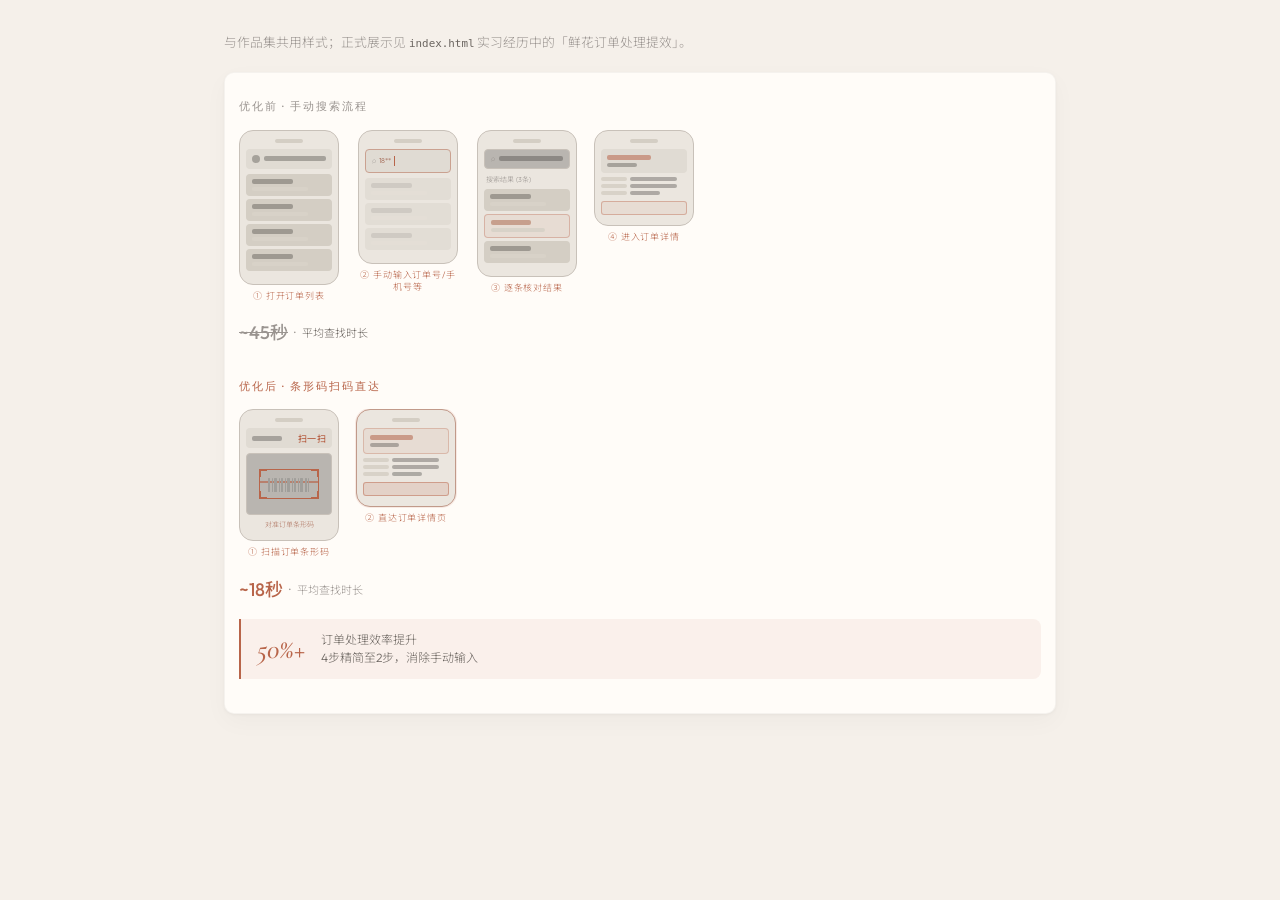
<file: order_flow_comparison.html>
<!DOCTYPE html>
<html lang="zh-CN" data-theme="light">
<head>
<meta charset="UTF-8">
<meta name="viewport" content="width=device-width, initial-scale=1.0">
<title>订单流程对比 · 示意</title>
<link href="https://fonts.googleapis.com/css2?family=Cormorant+Garamond:ital,wght@0,300;0,400;0,500;0,600;1,400&family=Outfit:wght@300;400;500;600&family=Noto+Serif+SC:wght@300;400;500;600&family=Noto+Sans+SC:wght@300;400;500&display=swap" rel="stylesheet">
<link rel="stylesheet" href="portfolio.css">
</head>
<body class="order-flow-standalone">
<p class="order-flow-standalone-note">与作品集共用样式；正式展示见 <code>index.html</code> 实习经历中的「鲜花订单处理提效」。</p>
<div class="order-flow-embed">
<div class="flow-wrap">

  <!-- BEFORE -->
  <div class="flow-label before">优化前 · 手动搜索流程</div>
  <div class="steps-row">

    <!-- Step 1: order list -->
    <div class="step">
      <div class="of-step-col">
        <div class="phone">
          <div class="phone-notch"></div>
          <div class="phone-bar"><div class="phone-bar-icon"></div><div class="phone-bar-text"></div></div>
          <div class="phone-list-item"><div class="phone-list-name"></div><div class="phone-list-meta"></div></div>
          <div class="phone-list-item"><div class="phone-list-name"></div><div class="phone-list-meta"></div></div>
          <div class="phone-list-item"><div class="phone-list-name"></div><div class="phone-list-meta"></div></div>
          <div class="phone-list-item"><div class="phone-list-name"></div><div class="phone-list-meta"></div></div>
        </div>
        <div class="step-num">① 打开订单列表</div>
      </div>
    </div>

    <div class="arrow-step">→</div>

    <!-- Step 2: search input -->
    <div class="step">
      <div class="of-step-col">
        <div class="phone">
          <div class="phone-notch"></div>
          <div class="search-active">
            <span class="search-icon">⌕</span>
            <span class="type-text">18**</span>
            <div class="search-cursor"></div>
          </div>
          <div class="phone-list-item dim"><div class="phone-list-name"></div><div class="phone-list-meta"></div></div>
          <div class="phone-list-item dim"><div class="phone-list-name"></div><div class="phone-list-meta"></div></div>
          <div class="phone-list-item dim"><div class="phone-list-name"></div><div class="phone-list-meta"></div></div>
        </div>
        <div class="step-num">② 手动输入订单号/手机号等</div>
      </div>
    </div>

    <div class="arrow-step">→</div>

    <!-- Step 3: search result -->
    <div class="step">
      <div class="of-step-col">
        <div class="phone">
          <div class="phone-notch"></div>
          <div class="phone-bar of-search-bar"><div class="search-icon">⌕</div><div class="phone-bar-text"></div></div>
          <div class="flow-result-count">搜索结果 (3条)</div>
          <div class="phone-list-item"><div class="phone-list-name"></div><div class="phone-list-meta"></div></div>
          <div class="phone-list-item highlight"><div class="phone-list-name highlight"></div><div class="phone-list-meta"></div></div>
          <div class="phone-list-item"><div class="phone-list-name"></div><div class="phone-list-meta"></div></div>
        </div>
        <div class="step-num">③ 逐条核对结果</div>
      </div>
    </div>

    <div class="arrow-step">→</div>

    <!-- Step 4: detail -->
    <div class="step">
      <div class="of-step-col">
        <div class="phone">
          <div class="phone-notch"></div>
          <div class="phone-detail-header">
            <div class="phone-detail-title"></div>
            <div class="phone-detail-sub"></div>
          </div>
          <div class="phone-detail-row"><div class="phone-detail-label"></div><div class="phone-detail-val"></div></div>
          <div class="phone-detail-row"><div class="phone-detail-label"></div><div class="phone-detail-val"></div></div>
          <div class="phone-detail-row"><div class="phone-detail-label"></div><div class="phone-detail-val narrow"></div></div>
          <div class="phone-btn"></div>
        </div>
        <div class="step-num">④ 进入订单详情</div>
      </div>
    </div>

  </div>

  <div class="time-badge">
    <span class="time-val old">~45秒</span>
    <span class="time-arrow">·</span>
    <span class="time-caption">平均查找时长</span>
  </div>

  <div class="of-v-spacer"></div>

  <!-- AFTER -->
  <div class="flow-label after">优化后 · 条形码扫码直达</div>
  <div class="steps-row">

    <!-- Step 1: scan -->
    <div class="step">
      <div class="of-step-col">
        <div class="phone">
          <div class="phone-notch"></div>
          <div class="phone-bar of-scan-header"><div class="phone-bar-text short"></div><div class="of-scan-label">扫一扫</div></div>
          <div class="scan-frame">
            <div class="scan-box">
              <div class="scan-line"></div>
              <div class="scan-corner tl"></div>
              <div class="scan-corner tr"></div>
              <div class="scan-corner bl"></div>
              <div class="scan-corner br"></div>
              <div class="barcode-lines abs">
                <span style="width:2px"></span><span style="width:1px"></span><span style="width:3px"></span>
                <span style="width:1px"></span><span style="width:2px"></span><span style="width:1px"></span>
                <span style="width:3px"></span><span style="width:1px"></span><span style="width:2px"></span>
                <span style="width:1px"></span><span style="width:3px"></span><span style="width:2px"></span>
                <span style="width:1px"></span>
              </div>
            </div>
          </div>
          <div class="scan-hint">对准订单条形码</div>
        </div>
        <div class="step-num">① 扫描订单条形码</div>
      </div>
    </div>

    <div class="arrow-step prominent">→</div>

    <!-- Step 2: direct detail -->
    <div class="step">
      <div class="of-step-col">
        <div class="phone of-highlight">
          <div class="phone-notch"></div>
          <div class="phone-detail-header of-accent-head">
            <div class="phone-detail-title"></div>
            <div class="phone-detail-sub"></div>
          </div>
          <div class="phone-detail-row"><div class="phone-detail-label"></div><div class="phone-detail-val"></div></div>
          <div class="phone-detail-row"><div class="phone-detail-label"></div><div class="phone-detail-val"></div></div>
          <div class="phone-detail-row"><div class="phone-detail-label"></div><div class="phone-detail-val narrow"></div></div>
          <div class="phone-btn of-accent-btn"></div>
        </div>
        <div class="step-num">② 直达订单详情页</div>
      </div>
    </div>

  </div>

  <div class="time-badge">
    <span class="time-val new">~18秒</span>
    <span class="time-arrow">·</span>
    <span class="time-caption muted">平均查找时长</span>
  </div>

  <div class="result-bar">
    <div class="result-num">50%+</div>
    <div class="result-desc">订单处理效率提升<br>4步精简至2步，消除手动输入</div>
  </div>

</div>
</div>
</body>
</html>
</file>
<file: portfolio.css>
[data-theme="light"] {
  --bg-primary: #f5f0ea;
  --bg-secondary: #fffcf8;
  --text-primary: #2c2a27;
  --text-secondary: #6b6560;
  --text-tertiary: #9a9490;
  --accent: #b8654a;
  --accent-hover: #a05538;
  --accent-soft: rgba(184, 101, 74, 0.08);
  --line: #d9d2c9;
  --card-border: rgba(0,0,0,0.04);
  --card-shadow: 0 1px 3px rgba(0,0,0,0.04), 0 8px 24px rgba(0,0,0,0.03);
  --nav-bg: rgba(245, 240, 234, 0.88);
  --nav-border: rgba(214, 207, 198, 0.4);
  --photo-shadow: #c9a68e;
  --photo-border: rgba(184, 101, 74, 0.25);
}
[data-theme="dark"] {
  --bg-primary: #141413;
  --bg-secondary: #1c1b19;
  --text-primary: #e8e4de;
  --text-secondary: #9e9890;
  --text-tertiary: #6e6960;
  --accent: #d4856a;
  --accent-hover: #e09a82;
  --accent-soft: rgba(212, 133, 106, 0.1);
  --line: #333230;
  --card-border: rgba(255,255,255,0.05);
  --card-shadow: 0 1px 3px rgba(0,0,0,0.2), 0 8px 24px rgba(0,0,0,0.15);
  --nav-bg: rgba(20, 20, 19, 0.9);
  --nav-border: rgba(50, 48, 44, 0.6);
  --photo-shadow: #3a2e26;
  --photo-border: rgba(212, 133, 106, 0.3);
}

* { margin: 0; padding: 0; box-sizing: border-box; }
html { scroll-behavior: smooth; }
body {
  font-family: 'Noto Sans SC', 'Outfit', sans-serif;
  background: var(--bg-primary); color: var(--text-primary);
  line-height: 1.7; font-weight: 300; overflow-x: hidden;
  transition: background 0.5s ease, color 0.4s ease;
}

/* NAV */
nav {
  position: fixed; top: 0; left: 0; right: 0; z-index: 100;
  padding: 1.4rem 4rem;
  display: flex; justify-content: space-between; align-items: center;
  backdrop-filter: blur(24px); -webkit-backdrop-filter: blur(24px);
  background: var(--nav-bg); border-bottom: 1px solid var(--nav-border);
  transition: all 0.4s ease;
}
nav.scrolled { padding: 0.8rem 4rem; }
.logo {
  font-family: 'Cormorant Garamond', 'Noto Serif SC', serif;
  font-size: 1.35rem; font-weight: 500; letter-spacing: 0.04em;
  color: var(--text-primary); transition: color 0.4s;
}
.nav-right { display: flex; align-items: center; gap: 2.2rem; flex-wrap: wrap; justify-content: flex-end; }
.nav-links { display: flex; gap: 2.2rem; }
.nav-links a {
  text-decoration: none; color: var(--text-secondary);
  font-size: 0.78rem; font-weight: 400; letter-spacing: 0.14em;
  text-transform: uppercase; font-family: 'Outfit', sans-serif;
  transition: color 0.3s; position: relative;
}
.nav-links a::after {
  content: ''; position: absolute; bottom: -4px; left: 0;
  width: 0; height: 1px; background: var(--accent); transition: width 0.3s ease;
}
.nav-links a:hover { color: var(--accent); }
.nav-links a:hover::after { width: 100%; }

/* Theme toggle (icons only) */
.toggle-wrap { display: flex; align-items: center; }
.theme-icon-btn {
  width: 40px;
  height: 40px;
  padding: 0;
  border-radius: 10px;
  border: 1px solid var(--line);
  background: var(--bg-secondary);
  color: var(--text-secondary);
  cursor: pointer;
  display: flex;
  align-items: center;
  justify-content: center;
  flex-shrink: 0;
  transition: color 0.3s ease, border-color 0.3s ease, background 0.3s ease;
}
.theme-icon-btn:hover {
  color: var(--accent);
  border-color: var(--accent);
  background: var(--accent-soft);
}
.theme-svg {
  width: 20px;
  height: 20px;
  display: block;
}
[data-theme="light"] .theme-svg-sun { display: none; }
[data-theme="dark"] .theme-svg-moon { display: none; }

/* Language */
html[data-lang="en"] .lang-zh { display: none !important; }
html[data-lang="zh"] .lang-en { display: none !important; }
.nav-controls {
  display: flex;
  align-items: center;
  gap: 1.1rem;
}
.lang-switch {
  display: flex;
  border-radius: 8px;
  border: 1px solid var(--line);
  overflow: hidden;
  background: var(--bg-secondary);
}
.lang-btn {
  font-family: 'Outfit', 'Noto Sans SC', sans-serif;
  font-size: 0.65rem;
  font-weight: 500;
  letter-spacing: 0.06em;
  text-transform: uppercase;
  padding: 0.4rem 0.65rem;
  border: none;
  background: transparent;
  color: var(--text-tertiary);
  cursor: pointer;
  transition: color 0.25s ease, background 0.25s ease;
}
.lang-btn:hover { color: var(--accent); }
.lang-btn.active {
  background: var(--accent-soft);
  color: var(--accent);
}

/* HERO */
.hero {
  min-height: 100vh; display: flex; align-items: center;
  padding: 8rem 4rem 4rem; position: relative;
}
.hero-grid {
  display: grid; grid-template-columns: 1fr 1fr; gap: 5rem;
  align-items: center; width: 100%; max-width: 1140px; margin: 0 auto;
}
.hero-text h1 {
  font-family: 'Cormorant Garamond', 'Noto Serif SC', serif;
  font-size: 4rem; font-weight: 300; line-height: 1.15;
  margin-bottom: 0.5rem; transition: color 0.4s;
}
.hero-text h1 .accent { color: var(--accent); font-style: italic; transition: color 0.4s; }
.hero-text .subtitle {
  font-size: 1.05rem; color: var(--text-secondary);
  margin-bottom: 2rem; font-weight: 300; transition: color 0.4s;
}
.hero-text .tagline {
  font-family: 'Cormorant Garamond', serif;
  font-size: 1.45rem; font-weight: 400; font-style: italic;
  color: var(--accent); margin-bottom: 2.2rem; line-height: 1.5; transition: color 0.4s;
}
.hero-text .bio {
  font-size: 0.92rem; color: var(--text-secondary);
  max-width: 430px; line-height: 1.9; transition: color 0.4s;
}
.hero-image { position: relative; display: flex; justify-content: center; }
.hero-image img {
  width: 370px; height: 462px; object-fit: cover; border-radius: 6px;
  filter: contrast(1.02) brightness(1.02);
  box-shadow: 20px 20px 0 var(--photo-shadow); transition: all 0.5s ease;
}
.hero-image::before {
  content: ''; position: absolute; top: -16px; left: calc(50% - 203px);
  width: 406px; height: 494px; border: 1px solid var(--photo-border);
  border-radius: 6px; z-index: -1; transition: all 0.5s ease;
}

/* SECTIONS */
section { padding: 6rem 4rem; transition: background 0.5s ease; }
.section-inner { max-width: 1140px; margin: 0 auto; }
.section-label {
  font-family: 'Outfit', sans-serif; font-size: 0.72rem;
  text-transform: uppercase; letter-spacing: 0.22em;
  color: var(--accent); margin-bottom: 0.5rem; font-weight: 500; transition: color 0.4s;
}
.section-title {
  font-family: 'Cormorant Garamond', 'Noto Serif SC', serif;
  font-size: 2.3rem; font-weight: 400; margin-bottom: 0.4rem; transition: color 0.4s;
}
.divider {
  width: 52px; height: 2px; background: var(--accent);
  margin-bottom: 3rem; border-radius: 1px; transition: background 0.4s;
}
.alt-bg { background: var(--bg-secondary); }

/* ABOUT */
.about-grid { display: grid; grid-template-columns: 1fr 1fr; gap: 4rem; }
.edu-item {
  margin-bottom: 2.2rem; padding-left: 1.4rem;
  border-left: 2px solid var(--line); transition: border-color 0.3s;
}
.edu-item:hover { border-left-color: var(--accent); }
.edu-item .school {
  font-family: 'Cormorant Garamond', 'Noto Serif SC', serif;
  font-size: 1.2rem; font-weight: 500; margin-bottom: 0.15rem; transition: color 0.4s;
}
.edu-item .degree { font-size: 0.88rem; color: var(--accent); margin-bottom: 0.15rem; transition: color 0.4s; }
.edu-item .time { font-size: 0.76rem; color: var(--text-tertiary); letter-spacing: 0.06em; transition: color 0.4s; }
.edu-item .gpa { font-size: 0.84rem; margin-top: 0.35rem; color: var(--text-secondary); transition: color 0.4s; }
.about-right h3 {
  font-family: 'Cormorant Garamond', serif;
  font-size: 1.25rem; font-weight: 500; margin-bottom: 1.2rem; transition: color 0.4s;
}
.skill-category { margin-bottom: 1.8rem; }
.skill-category .label {
  font-size: 0.7rem; text-transform: uppercase; letter-spacing: 0.16em;
  color: var(--text-tertiary); margin-bottom: 0.55rem; font-family: 'Outfit', sans-serif; transition: color 0.4s;
}
.skill-tags { display: flex; flex-wrap: wrap; gap: 0.45rem; }
.skill-tags span {
  padding: 0.3rem 0.8rem; border-radius: 100px; border: 1px solid var(--line);
  font-size: 0.78rem; color: var(--text-secondary); transition: all 0.3s;
}
.skill-tags span:hover { border-color: var(--accent); color: var(--accent); background: var(--accent-soft); }

/* EXPERIENCE */
.exp-item {
  display: grid; grid-template-columns: 190px 1fr; gap: 2.5rem;
  margin-bottom: 3rem; padding-bottom: 3rem; border-bottom: 1px solid var(--line); transition: border-color 0.4s;
}
.exp-item:last-child { border-bottom: none; margin-bottom: 0; padding-bottom: 0; }
.exp-meta .company {
  font-family: 'Cormorant Garamond', 'Noto Serif SC', serif;
  font-size: 1.15rem; font-weight: 500; margin-bottom: 0.15rem; transition: color 0.4s;
}
.exp-meta .role { font-size: 0.82rem; color: var(--accent); margin-bottom: 0.25rem; transition: color 0.4s; }
.exp-meta .time { font-size: 0.76rem; color: var(--text-tertiary); transition: color 0.4s; }

/* Experience expandable points */
.exp-detail {
  margin-bottom: 1.15rem;
  border: 1px solid var(--line);
  border-radius: 8px;
  background: var(--bg-primary);
  transition: border-color 0.3s ease, box-shadow 0.3s ease;
}
.exp-detail[open],
.exp-detail-static {
  border-color: rgba(184, 101, 74, 0.35);
  box-shadow: 0 2px 12px rgba(0,0,0,0.04);
}
[data-theme="dark"] .exp-detail[open],
[data-theme="dark"] .exp-detail-static {
  border-color: rgba(212, 133, 106, 0.35);
  box-shadow: 0 2px 12px rgba(0,0,0,0.2);
}
.exp-summary {
  list-style: none;
  cursor: pointer;
  padding: 0.85rem 1rem 0.85rem 0.75rem;
  display: flex;
  flex-direction: column;
  align-items: flex-start;
  gap: 0.35rem;
  font-family: 'Noto Sans SC', sans-serif;
  transition: background 0.25s ease;
}
.exp-summary::-webkit-details-marker { display: none; }
.exp-summary::marker { content: ''; }
.exp-summary:hover { background: var(--accent-soft); }
.exp-summary:focus { outline: none; }
.exp-summary:focus-visible {
  outline: 2px solid var(--accent);
  outline-offset: 2px;
  border-radius: 6px;
}
.exp-summary-static {
  cursor: default;
}
.exp-summary-static:hover { background: transparent; }
/* 非折叠经历条目标题：与 .exp-summary-text 一致但不生成右侧 chevron（避免仅靠覆盖 ::after） */
.exp-summary-heading-static {
  display: flex;
  align-items: center;
  gap: 0.55rem;
  font-size: 0.92rem;
  font-weight: 500;
  color: var(--text-primary);
  width: 100%;
}
.exp-summary-heading-static::before {
  content: '';
  width: 5px;
  height: 5px;
  border-radius: 50%;
  background: var(--accent);
  flex-shrink: 0;
  transform: scale(1.25);
}
.exp-summary-text {
  display: flex;
  align-items: center;
  gap: 0.55rem;
  font-size: 0.92rem;
  font-weight: 500;
  color: var(--text-primary);
  width: 100%;
}
.exp-summary-text::before {
  content: '';
  width: 5px;
  height: 5px;
  border-radius: 50%;
  background: var(--accent);
  flex-shrink: 0;
  transition: transform 0.25s ease;
}
.exp-detail[open] .exp-summary-text::before { transform: scale(1.25); }
.exp-summary-text::after {
  content: '';
  margin-left: auto;
  width: 0.45rem;
  height: 0.45rem;
  border-right: 1.5px solid var(--text-tertiary);
  border-bottom: 1.5px solid var(--text-tertiary);
  transform: rotate(-45deg);
  transition: transform 0.3s ease, border-color 0.3s ease;
  flex-shrink: 0;
}
.exp-detail[open] .exp-summary-text::after {
  transform: rotate(135deg);
  border-color: var(--accent);
}
.exp-summary-hint {
  font-size: 0.72rem;
  font-weight: 400;
  color: var(--text-tertiary);
  letter-spacing: 0.04em;
  padding-left: calc(5px + 0.55rem);
  max-width: 100%;
  line-height: 1.45;
}
.exp-summary-body {
  font-size: 0.86rem;
  font-weight: 400;
  color: var(--text-secondary);
  line-height: 1.85;
  margin: 0.55rem 0 0;
  padding-left: calc(5px + 0.55rem);
  text-align: left;
  transition: color 0.4s;
}
.exp-panel {
  padding: 0 1rem 1rem;
  padding-left: calc(0.75rem + 5px + 0.55rem);
  border-top: 1px solid var(--line);
  margin: 0 0.5rem;
  padding-top: 0.85rem;
}
.exp-panel-more {
  font-size: 0.82rem;
  color: var(--text-secondary);
  line-height: 1.82;
  opacity: 0.95;
}
.exp-panel-more p { margin: 0; }

/* Help center case embed (inside exp dropdown) */
.exp-panel-helpcenter { display: flex; flex-direction: column; gap: 1rem; }
.exp-hc-lead {
  font-size: 0.82rem;
  line-height: 1.82;
  color: var(--text-secondary);
}
.exp-hc-lead strong { color: var(--text-primary); font-weight: 500; }
.exp-hc-kicker {
  font-family: 'Cormorant Garamond', 'Noto Serif SC', serif;
  font-size: 0.95rem;
  font-weight: 500;
  color: var(--text-primary);
  margin-top: 0.25rem;
}
.exp-hc-compare {
  display: grid;
  grid-template-columns: 1fr 1fr;
  gap: 10px;
}
.exp-hc-card {
  background: var(--bg-primary);
  border: 1px solid var(--line);
  border-radius: 8px;
  padding: 0.85rem 0.95rem;
}
.exp-hc-label {
  font-family: 'Outfit', sans-serif;
  font-size: 0.6rem;
  letter-spacing: 0.14em;
  text-transform: uppercase;
  font-weight: 500;
  margin-bottom: 0.65rem;
}
.exp-hc-label.before { color: var(--text-tertiary); }
.exp-hc-label.after { color: var(--accent); }
.exp-hc-list {
  list-style: none;
  margin: 0;
  padding: 0;
}
.exp-hc-list li {
  font-size: 0.76rem;
  line-height: 1.5;
  color: var(--text-secondary);
  padding-left: 0.75rem;
  position: relative;
  margin-bottom: 0.35rem;
}
.exp-hc-list li::before {
  content: '';
  position: absolute;
  left: 0;
  top: 0.55em;
  width: 4px;
  height: 1px;
  background: currentColor;
}
.exp-hc-list li.strike {
  text-decoration: line-through;
  color: var(--text-tertiary);
  opacity: 0.85;
}
.exp-hc-list li.good { color: var(--text-primary); }
.exp-hc-foot {
  font-size: 0.68rem;
  margin: 0.6rem 0 0;
  line-height: 1.4;
}
.exp-hc-foot.bad { color: #b85a5a; }
.exp-hc-foot.good { color: #5a8f6e; }
.exp-hc-callout {
  font-size: 0.78rem;
  line-height: 1.78;
  color: var(--text-secondary);
  padding: 0.85rem 0.95rem;
  background: var(--accent-soft);
  border-left: 2px solid var(--accent);
  border-radius: 0 8px 8px 0;
  margin: 0;
}
.exp-hc-callout strong { color: var(--accent); font-weight: 500; }
.exp-hc-metrics {
  display: grid;
  grid-template-columns: repeat(3, 1fr);
  gap: 2px;
}
.exp-hc-metric {
  background: var(--bg-primary);
  border: 1px solid var(--line);
  border-top: 2px solid var(--accent);
  border-radius: 0 0 6px 6px;
  padding: 0.75rem 0.5rem;
  text-align: center;
}
.exp-hc-metric-num {
  font-family: 'Cormorant Garamond', 'Noto Serif SC', serif;
  font-size: 1.65rem;
  font-style: italic;
  color: var(--accent);
  line-height: 1;
  margin-bottom: 0.35rem;
}
.exp-hc-metric-label {
  font-size: 0.62rem;
  letter-spacing: 0.06em;
  text-transform: uppercase;
  color: var(--text-tertiary);
  line-height: 1.35;
}
.exp-hc-metric-hint {
  font-size: 0.58rem;
  color: var(--text-tertiary);
  font-style: italic;
  margin-top: 0.2rem;
}
.exp-hc-note {
  font-size: 0.72rem !important;
  line-height: 1.65 !important;
  color: var(--text-tertiary) !important;
  margin: 0 !important;
}
@media (max-width: 640px) {
  .exp-hc-compare,
  .exp-hc-metrics { grid-template-columns: 1fr; }
}

.metric {
  display: inline-block; padding: 0.1rem 0.45rem; background: var(--accent-soft);
  border-radius: 3px; color: var(--accent); font-weight: 500; font-size: 0.8rem; transition: all 0.4s;
}

/* PROJECTS */
.project-cards { display: grid; grid-template-columns: 1fr 1fr; gap: 1.5rem; }
.project-card {
  background: var(--bg-primary); border: 1px solid var(--card-border);
  border-radius: 10px; padding: 2.2rem; box-shadow: var(--card-shadow);
  transition: all 0.4s ease; position: relative; overflow: hidden;
}
a.project-card.project-card-link {
  display: block;
  text-decoration: none;
  color: inherit;
  cursor: pointer;
}
a.project-card.project-card-link:focus-visible {
  outline: 2px solid var(--accent);
  outline-offset: 3px;
}
.project-card::before {
  content: ''; position: absolute; top: 0; left: 0; width: 100%; height: 3px;
  background: linear-gradient(90deg, var(--accent), var(--accent-hover));
  opacity: 0; transition: opacity 0.4s;
}
.project-card:hover { transform: translateY(-3px); box-shadow: 0 4px 12px rgba(0,0,0,0.06), 0 16px 40px rgba(0,0,0,0.05); }
[data-theme="dark"] .project-card:hover { box-shadow: 0 4px 12px rgba(0,0,0,0.2), 0 16px 40px rgba(0,0,0,0.2); }
.project-card:hover::before { opacity: 1; }
.project-card .tag {
  font-size: 0.68rem; text-transform: uppercase; letter-spacing: 0.14em;
  color: var(--accent); margin-bottom: 0.7rem; font-family: 'Outfit', sans-serif; font-weight: 500; transition: color 0.4s;
}
.project-card h3 {
  font-family: 'Cormorant Garamond', 'Noto Serif SC', serif;
  font-size: 1.35rem; font-weight: 500; margin-bottom: 0.9rem; line-height: 1.4; transition: color 0.4s;
}
.project-card p { font-size: 0.84rem; color: var(--text-secondary); line-height: 1.85; transition: color 0.4s; }
.tech-stack { margin-top: 1.1rem; display: flex; flex-wrap: wrap; gap: 0.4rem; }
.tech-stack span {
  padding: 0.18rem 0.55rem; border-radius: 100px; border: 1px solid var(--line);
  font-size: 0.7rem; color: var(--text-tertiary); transition: all 0.4s;
}
/* CONTACT */
.contact { text-align: center; }
.contact .section-inner { max-width: 580px; }
.contact .divider { margin-left: auto; margin-right: auto; }
.contact-line { font-size: 0.9rem; color: var(--text-secondary); margin-bottom: 2.2rem; line-height: 1.85; transition: color 0.4s; }
.contact-links { display: flex; justify-content: center; gap: 2.2rem; flex-wrap: wrap; }
.contact-links a {
  text-decoration: none; font-size: 0.84rem; color: var(--text-primary); font-weight: 400;
  padding-bottom: 0.15rem; border-bottom: 1px solid var(--line); transition: all 0.3s;
}
.contact-links a:hover { color: var(--accent); border-color: var(--accent); }

/* FOOTER */
footer {
  padding: 2rem 4rem; text-align: center; font-size: 0.72rem;
  color: var(--text-tertiary); background: var(--bg-primary);
  border-top: 1px solid var(--line); letter-spacing: 0.08em; transition: all 0.4s;
}

/* ANIMATIONS */
.fade-in { opacity: 0; transform: translateY(28px); transition: opacity 0.7s ease, transform 0.7s ease; }
.fade-in.visible { opacity: 1; transform: translateY(0); }
.fade-in.d1 { transition-delay: 0.1s; }

/* Order flow diagram — aligned with portfolio theme (accent + light/dark) */
[data-theme="light"] .order-flow-embed {
  --of-phone-bg: #ebe6df;
  --of-phone-border: color-mix(in srgb, var(--line) 90%, var(--text-primary));
  --of-chrome: #e0dbd3;
  --of-chrome-deep: #d4cec4;
  --of-row: #d8d2c8;
  --of-row-soft: #cdc7bd;
  --of-ink: color-mix(in srgb, var(--text-primary) 22%, transparent);
  --of-ink-mid: color-mix(in srgb, var(--text-primary) 32%, transparent);
  --of-scan-bg: color-mix(in srgb, var(--bg-primary) 70%, var(--text-primary));
  --of-barcode: color-mix(in srgb, var(--text-primary) 45%, var(--bg-secondary));
}
[data-theme="dark"] .order-flow-embed {
  --of-phone-bg: #1c1b19;
  --of-phone-border: var(--line);
  --of-chrome: #252420;
  --of-chrome-deep: #2e2c28;
  --of-row: #33312c;
  --of-row-soft: #3a3833;
  --of-ink: color-mix(in srgb, var(--text-secondary) 55%, transparent);
  --of-ink-mid: color-mix(in srgb, var(--text-secondary) 75%, transparent);
  --of-scan-bg: #141413;
  --of-barcode: color-mix(in srgb, var(--text-primary) 35%, var(--bg-secondary));
}

.order-flow-embed {
  margin-top: 1.25rem;
  border-radius: 10px;
  overflow-x: auto;
  -webkit-overflow-scrolling: touch;
  background: var(--bg-secondary);
  border: 1px solid var(--card-border);
  box-shadow: var(--card-shadow);
  padding: 16px 14px 18px;
  transition: background 0.4s ease, border-color 0.4s ease, box-shadow 0.4s ease;
}

.order-flow-embed .flow-wrap { font-family: 'Outfit', 'Noto Sans SC', sans-serif; padding: 8px 0 16px; }
.order-flow-embed .of-step-col { display: flex; flex-direction: column; align-items: center; }
.order-flow-embed .flow-label {
  font-size: 0.68rem;
  letter-spacing: 0.18em;
  text-transform: uppercase;
  font-weight: 500;
  margin-bottom: 14px;
  font-family: 'Outfit', sans-serif;
}
.order-flow-embed .flow-label.before { color: var(--text-tertiary); }
.order-flow-embed .flow-label.after { color: var(--accent); }

.order-flow-embed .steps-row {
  display: flex;
  align-items: flex-start;
  gap: 0;
  flex-wrap: nowrap;
  overflow-x: auto;
  padding-bottom: 4px;
}
.order-flow-embed .step { display: flex; align-items: center; gap: 0; }

.order-flow-embed .phone {
  width: 100px;
  background: var(--of-phone-bg);
  border: 1.5px solid var(--of-phone-border);
  border-radius: 14px;
  padding: 8px 6px 10px;
  position: relative;
  flex-shrink: 0;
  transition: border-color 0.3s ease, background 0.3s ease;
}
.order-flow-embed .phone.of-highlight {
  border-color: color-mix(in srgb, var(--accent) 42%, var(--of-phone-border));
  box-shadow: 0 0 0 1px color-mix(in srgb, var(--accent) 12%, transparent);
}
.order-flow-embed .phone-notch {
  width: 28px;
  height: 4px;
  background: var(--of-chrome-deep);
  border-radius: 2px;
  margin: 0 auto 6px;
}
.order-flow-embed .phone-bar {
  height: 20px;
  background: var(--of-chrome);
  border-radius: 4px;
  margin-bottom: 5px;
  display: flex;
  align-items: center;
  padding: 0 6px;
  gap: 4px;
}
.order-flow-embed .phone-bar.of-search-bar {
  background: var(--of-scan-bg);
  border: 1px solid var(--of-phone-border);
}
.order-flow-embed .phone-bar.of-scan-header { justify-content: space-between; }
.order-flow-embed .phone-bar.of-scan-header .phone-bar-text.short { width: 40%; flex: 0 0 40%; }
.order-flow-embed .of-scan-label {
  font-size: 9px;
  color: var(--accent);
  letter-spacing: 0.05em;
  font-weight: 500;
}
.order-flow-embed .phone-bar-icon {
  width: 8px;
  height: 8px;
  border-radius: 50%;
  background: var(--of-ink-mid);
  flex-shrink: 0;
}
.order-flow-embed .phone-bar-text {
  height: 5px;
  flex: 1;
  background: var(--of-ink-mid);
  border-radius: 2px;
}
.order-flow-embed .phone-bar.of-search-bar .search-icon { font-size: 8px; color: var(--text-tertiary); opacity: 0.85; }
.order-flow-embed .phone-bar.of-search-bar .phone-bar-text { background: var(--of-ink-mid); }

.order-flow-embed .phone-list-item {
  background: var(--of-chrome-deep);
  border-radius: 4px;
  padding: 5px 6px;
  margin-bottom: 3px;
}
.order-flow-embed .phone-list-item.dim { opacity: 0.35; }
.order-flow-embed .phone-list-name {
  height: 5px;
  width: 55%;
  background: var(--of-ink-mid);
  border-radius: 2px;
  margin-bottom: 3px;
}
.order-flow-embed .phone-list-meta {
  height: 4px;
  width: 75%;
  background: var(--of-row);
  border-radius: 2px;
}
.order-flow-embed .phone-list-item.highlight {
  background: var(--accent-soft);
  border: 1px solid color-mix(in srgb, var(--accent) 35%, transparent);
}
.order-flow-embed .phone-list-name.highlight {
  background: color-mix(in srgb, var(--accent) 45%, var(--of-chrome-deep));
}

.order-flow-embed .flow-result-count {
  font-size: 7px;
  color: var(--text-tertiary);
  margin-bottom: 3px;
  padding-left: 2px;
}

.order-flow-embed .phone-detail-header {
  background: var(--of-chrome);
  border-radius: 4px;
  padding: 6px;
  margin-bottom: 4px;
}
.order-flow-embed .phone-detail-header.of-accent-head {
  background: var(--accent-soft);
  border: 1px solid color-mix(in srgb, var(--accent) 30%, transparent);
}
.order-flow-embed .phone-detail-title {
  height: 5px;
  width: 60%;
  background: color-mix(in srgb, var(--accent) 55%, var(--of-chrome));
  border-radius: 2px;
  margin-bottom: 3px;
}
.order-flow-embed .phone-detail-sub {
  height: 4px;
  width: 40%;
  background: var(--of-ink-mid);
  border-radius: 2px;
}
.order-flow-embed .phone-detail-row { display: flex; gap: 3px; margin-bottom: 3px; }
.order-flow-embed .phone-detail-label {
  height: 4px;
  width: 30%;
  background: var(--of-row);
  border-radius: 2px;
}
.order-flow-embed .phone-detail-val {
  height: 4px;
  width: 55%;
  background: var(--of-ink-mid);
  border-radius: 2px;
}
.order-flow-embed .phone-detail-val.narrow { width: 35%; }

.order-flow-embed .phone-btn {
  height: 14px;
  background: var(--accent-soft);
  border: 1px solid color-mix(in srgb, var(--accent) 40%, transparent);
  border-radius: 3px;
  margin-top: 6px;
}
.order-flow-embed .phone-btn.of-accent-btn {
  background: color-mix(in srgb, var(--accent) 16%, transparent);
  border-color: color-mix(in srgb, var(--accent) 48%, transparent);
}

.order-flow-embed .search-active {
  background: var(--of-chrome);
  border: 1px solid color-mix(in srgb, var(--accent) 45%, var(--line));
  border-radius: 4px;
  padding: 4px 6px;
  margin-bottom: 5px;
  display: flex;
  align-items: center;
  gap: 3px;
}
.order-flow-embed .search-icon { font-size: 8px; opacity: 0.65; color: var(--text-tertiary); }
.order-flow-embed .search-cursor {
  width: 1px;
  height: 10px;
  background: var(--accent);
  animation: orderFlowBlink 1s infinite;
}
.order-flow-embed .search-text { font-size: 7px; color: var(--text-tertiary); flex: 1; }
.order-flow-embed .type-text { font-size: 7px; color: color-mix(in srgb, var(--accent) 70%, var(--text-secondary)); }

@keyframes orderFlowBlink { 0%, 100% { opacity: 1; } 50% { opacity: 0; } }

.order-flow-embed .scan-frame {
  background: var(--of-scan-bg);
  border-radius: 4px;
  padding: 4px;
  margin-bottom: 4px;
  position: relative;
  aspect-ratio: 1.4;
  display: flex;
  align-items: center;
  justify-content: center;
  border: 1px solid var(--of-phone-border);
}
.order-flow-embed .scan-box {
  width: 60px;
  height: 30px;
  border: 1.5px solid var(--accent);
  border-radius: 2px;
  position: relative;
}
.order-flow-embed .scan-line {
  position: absolute;
  width: 100%;
  height: 1.5px;
  background: color-mix(in srgb, var(--accent) 65%, transparent);
  top: 40%;
  animation: orderFlowScan 1.4s ease-in-out infinite;
}
@keyframes orderFlowScan { 0%, 100% { top: 20%; } 50% { top: 70%; } }

.order-flow-embed .scan-corner { position: absolute; width: 8px; height: 8px; }
.order-flow-embed .scan-corner.tl { top: -1px; left: -1px; border-top: 2px solid var(--accent); border-left: 2px solid var(--accent); }
.order-flow-embed .scan-corner.tr { top: -1px; right: -1px; border-top: 2px solid var(--accent); border-right: 2px solid var(--accent); }
.order-flow-embed .scan-corner.bl { bottom: -1px; left: -1px; border-bottom: 2px solid var(--accent); border-left: 2px solid var(--accent); }
.order-flow-embed .scan-corner.br { bottom: -1px; right: -1px; border-bottom: 2px solid var(--accent); border-right: 2px solid var(--accent); }

.order-flow-embed .barcode-lines { display: flex; gap: 1.5px; align-items: stretch; height: 14px; }
.order-flow-embed .barcode-lines.abs { position: absolute; bottom: 6px; left: 8px; right: 8px; }
.order-flow-embed .barcode-lines span { display: block; background: var(--of-barcode); border-radius: 0.5px; }

.order-flow-embed .scan-hint {
  font-size: 7px;
  color: color-mix(in srgb, var(--accent) 70%, var(--text-tertiary));
  text-align: center;
  margin-top: 3px;
}

.order-flow-embed .arrow-step {
  display: flex;
  align-items: center;
  padding: 0 4px;
  color: var(--text-tertiary);
  font-size: 14px;
  flex-shrink: 0;
  margin-top: -20px;
}
.order-flow-embed .arrow-step.prominent { color: var(--accent); }

.order-flow-embed .step-num {
  font-size: 9px;
  letter-spacing: 0.1em;
  color: var(--accent);
  text-align: center;
  margin-top: 5px;
  text-transform: uppercase;
  max-width: 104px;
  line-height: 1.35;
}

.order-flow-embed .section-row { display: flex; gap: 32px; flex-direction: column; }

.order-flow-embed .time-badge {
  display: inline-flex;
  align-items: center;
  gap: 6px;
  margin-top: 12px;
  font-size: 11px;
}
.order-flow-embed .time-val { font-size: 18px; font-weight: 500; }
.order-flow-embed .time-val.old {
  color: var(--text-tertiary);
  text-decoration: line-through;
}
.order-flow-embed .time-val.new { color: var(--accent); }
.order-flow-embed .time-arrow { color: var(--text-tertiary); font-size: 14px; }
.order-flow-embed .time-caption { font-size: 11px; color: var(--text-secondary); }
.order-flow-embed .time-caption.muted { color: var(--text-tertiary); }

.order-flow-embed .of-v-spacer { height: 28px; }

.order-flow-embed .result-bar {
  display: flex;
  align-items: center;
  gap: 16px;
  padding: 12px 16px;
  background: var(--accent-soft);
  border-left: 2px solid var(--accent);
  margin-top: 14px;
  border-radius: 0 8px 8px 0;
}
.order-flow-embed .result-num {
  font-size: 28px;
  font-weight: 500;
  color: var(--accent);
  font-style: italic;
  line-height: 1;
  font-family: 'Cormorant Garamond', 'Noto Serif SC', serif;
}
.order-flow-embed .result-desc {
  font-size: 12px;
  color: var(--text-secondary);
  line-height: 1.5;
}

/* Standalone preview page (order_flow_comparison.html) */
.order-flow-standalone {
  margin: 0;
  padding: 2rem 1.5rem 3rem;
  background: var(--bg-primary);
  min-height: 100vh;
  transition: background 0.4s ease;
}
.order-flow-standalone-note {
  font-size: 0.8rem;
  color: var(--text-tertiary);
  max-width: 52rem;
  margin: 0 auto 1.25rem;
  line-height: 1.6;
}
.order-flow-standalone-note code {
  font-size: 0.85em;
  color: var(--text-secondary);
}
.order-flow-standalone .order-flow-embed {
  max-width: 52rem;
  margin-left: auto;
  margin-right: auto;
}

/* RESPONSIVE */
@media (max-width: 900px) {
  nav { padding: 1rem 1.8rem; }
  nav.scrolled { padding: 0.7rem 1.8rem; }
  .nav-links { gap: 1.3rem; }
  .nav-links a { font-size: 0.7rem; }
  .hero { padding: 6rem 1.8rem 3rem; }
  .hero-grid { grid-template-columns: 1fr; gap: 2.5rem; text-align: center; }
  .hero-text h1 { font-size: 2.6rem; }
  .hero-text .bio { margin: 0 auto; }
  .hero-image { order: -1; }
  .hero-image img { width: 260px; height: 325px; box-shadow: 14px 14px 0 var(--photo-shadow); }
  .hero-image::before { width: 288px; height: 357px; left: calc(50% - 144px); top: -12px; }
  section { padding: 4rem 1.8rem; }
  .about-grid { grid-template-columns: 1fr; gap: 2.5rem; }
  .exp-item { grid-template-columns: 1fr; gap: 0.8rem; }
  .project-cards { grid-template-columns: 1fr; }
}
@media (max-width: 520px) { .nav-links { display: none; } }
</file>
